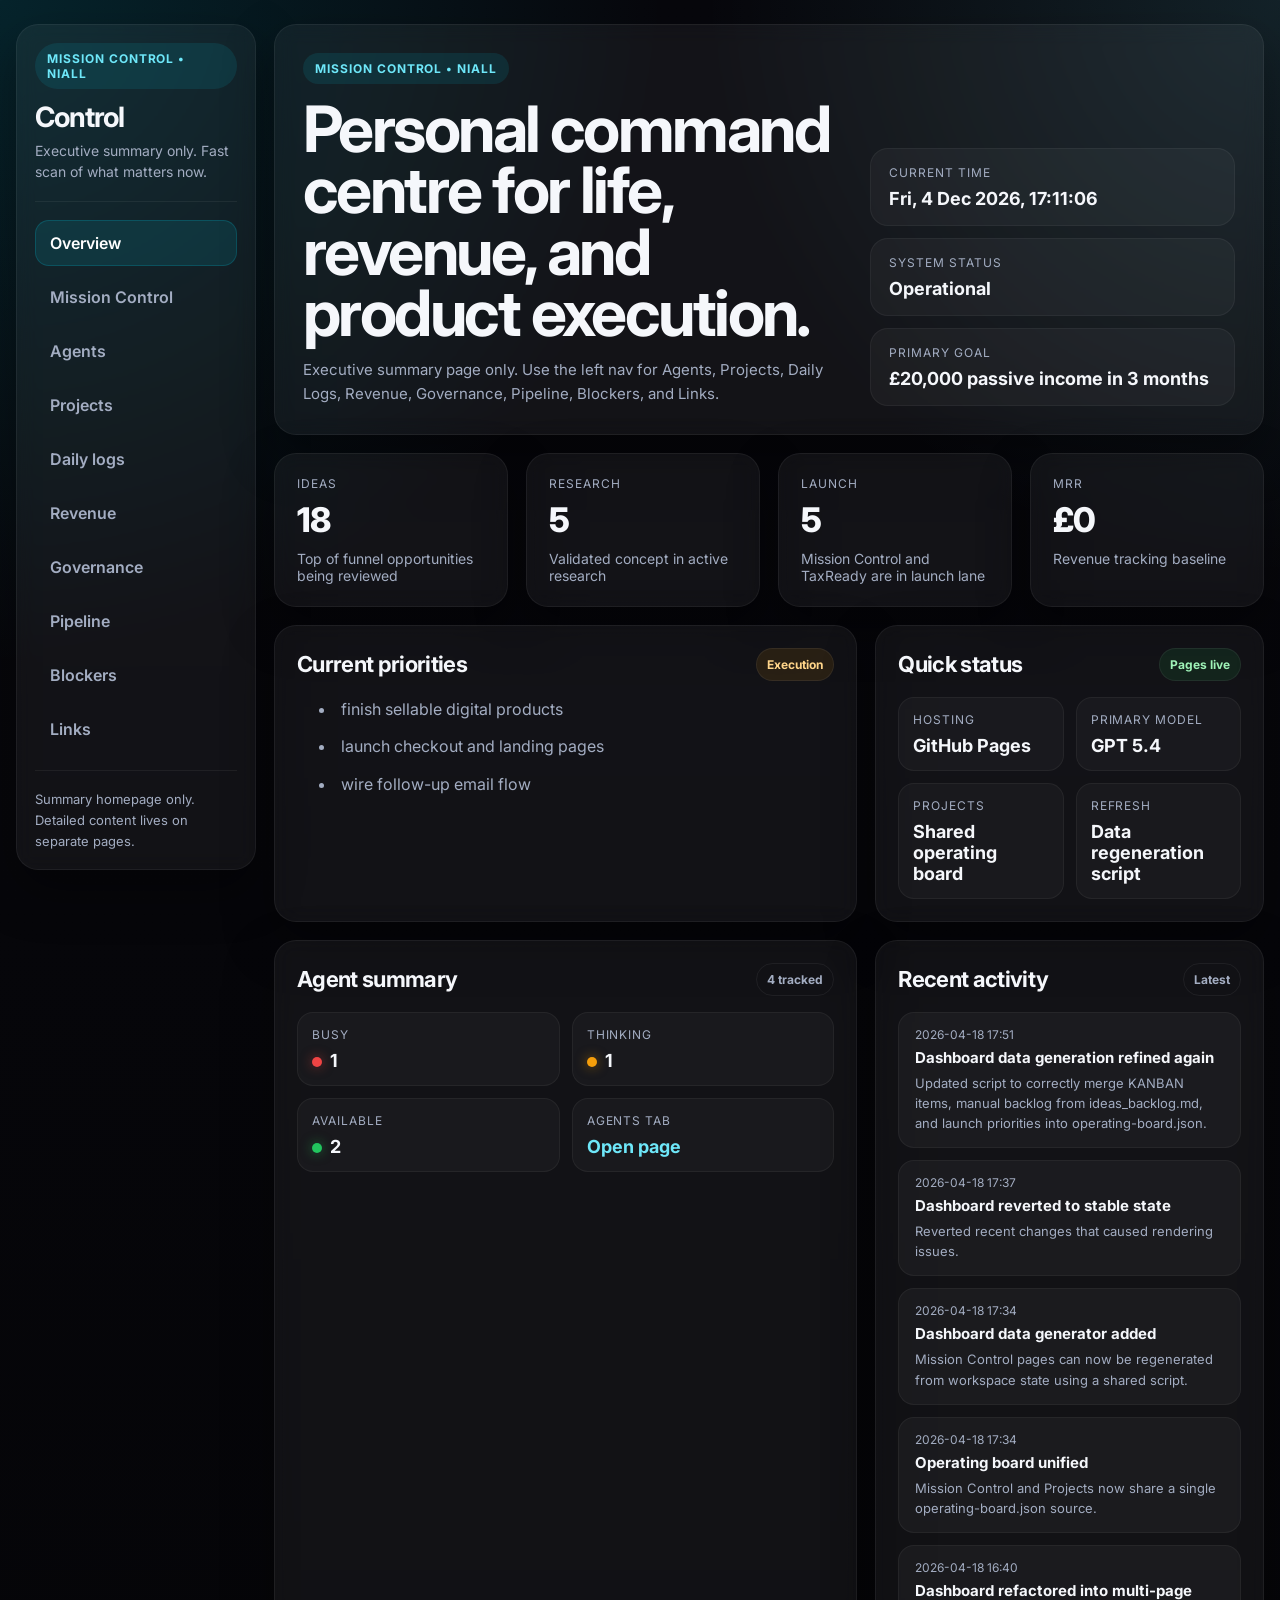
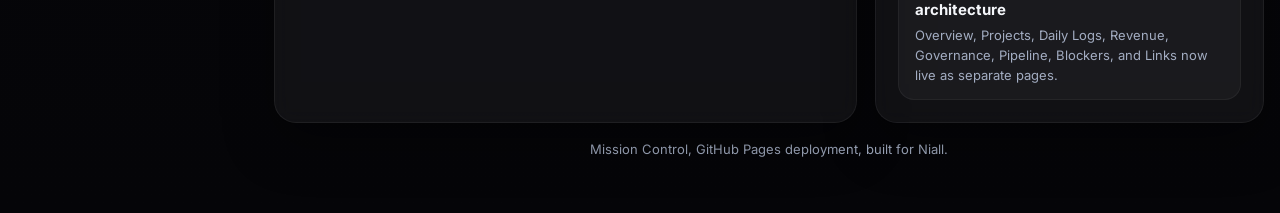
<file: index.html>
<!DOCTYPE html><html lang="en"><head><meta charset="UTF-8"/><meta name="viewport" content="width=device-width, initial-scale=1.0"/><title>Mission Control</title><link rel="preconnect" href="https://fonts.googleapis.com"><link rel="preconnect" href="https://fonts.gstatic.com" crossorigin><link href="https://fonts.googleapis.com/css2?family=Inter:wght@400;500;600;700;800&display=swap" rel="stylesheet"><link rel="stylesheet" href="assets/app.css"></head><body><div id="app"></div><script src="assets/app.js"></script><script>(async()=>{const summary=await MissionControl.loadJson('./data/summary.json',{}); const agents=await MissionControl.loadJson('./data/agents.json',[]); const activity=await MissionControl.loadJson('./data/activity.json',[]); const statusCounts={red:0,amber:0,green:0}; agents.forEach(a=>statusCounts[a.status]=(statusCounts[a.status]||0)+1); document.getElementById('app').innerHTML = MissionControl.shell({active:'index.html',title:'Control',subtitle:'Executive summary only. Fast scan of what matters now.',foot:'Summary homepage only. Detailed content lives on separate pages.'}, `
<section class="hero"><div><div class="eyebrow">Mission Control • Niall</div><h1>Personal command centre for life, revenue, and product execution.</h1><p class="sub">Executive summary page only. Use the left nav for Agents, Projects, Daily Logs, Revenue, Governance, Pipeline, Blockers, and Links.</p></div><div class="hero-side"><div class="mini"><div class="label">Current time</div><div class="value" id="clock">Loading...</div></div><div class="mini"><div class="label">System status</div><div class="value">${MissionControl.esc(summary.systemStatus || 'Operational')}</div></div><div class="mini"><div class="label">Primary goal</div><div class="value">${MissionControl.esc(summary.primaryGoal || '£20,000 passive income in 3 months')}</div></div></div></section>
<section class="grid metrics"><div class="card"><div class="label">Ideas</div><div class="metric-value">${MissionControl.esc(summary.metrics?.ideas ?? 0)}</div><div class="metric-foot">Top of funnel opportunities being reviewed</div></div><div class="card"><div class="label">Research</div><div class="metric-value">${MissionControl.esc(summary.metrics?.research ?? 0)}</div><div class="metric-foot">Validated concept in active research</div></div><div class="card"><div class="label">Launch</div><div class="metric-value">${MissionControl.esc(summary.metrics?.launch ?? 0)}</div><div class="metric-foot">Mission Control and TaxReady are in launch lane</div></div><div class="card"><div class="label">MRR</div><div class="metric-value">${MissionControl.esc(summary.metrics?.mrr ?? '£0')}</div><div class="metric-foot">Revenue tracking baseline</div></div></section>
<section class="grid two-col"><div class="card"><div class="section-title"><h2>Current priorities</h2><span class="pill status-warn">Execution</span></div><div class="list">${(summary.priorities||[]).map(item=>`<li>${MissionControl.esc(item)}</li>`).join('')}</div></div><div class="card"><div class="section-title"><h2>Quick status</h2><span class="pill status-good">Pages live</span></div><div class="kpi-grid"><div class="kpi"><div class="label">Hosting</div><div class="value">${MissionControl.esc(summary.quickStatus?.hosting || 'GitHub Pages')}</div></div><div class="kpi"><div class="label">Primary model</div><div class="value">${MissionControl.esc(summary.quickStatus?.primaryModel || 'GPT 5.4')}</div></div><div class="kpi"><div class="label">Projects</div><div class="value">${MissionControl.esc(summary.quickStatus?.projects || 'Repo-backed')}</div></div><div class="kpi"><div class="label">Refresh</div><div class="value">${MissionControl.esc(summary.quickStatus?.refresh || '2-hour job')}</div></div></div></div></section>
<section class="grid two-col"><div class="card"><div class="section-title"><h2>Agent summary</h2><span class="pill">${agents.length} tracked</span></div><div class="kpi-grid"><div class="kpi"><div class="label">Busy</div><div class="value"><span class="status-dot dot-red"></span>${statusCounts.red || 0}</div></div><div class="kpi"><div class="label">Thinking</div><div class="value"><span class="status-dot dot-amber"></span>${statusCounts.amber || 0}</div></div><div class="kpi"><div class="label">Available</div><div class="value"><span class="status-dot dot-green"></span>${statusCounts.green || 0}</div></div><div class="kpi"><div class="label">Agents tab</div><div class="value"><a href="agents.html">Open page</a></div></div></div></div><div class="card"><div class="section-title"><h2>Recent activity</h2><span class="pill">Latest</span></div><div class="activity-list">${activity.map(item=>`<article class="activity-item"><div class="activity-time">${MissionControl.esc(item.time)}</div><div class="activity-title">${MissionControl.esc(item.title)}</div><div class="project-preview">${MissionControl.esc(item.detail)}</div></article>`).join('')}</div></div></section>`); MissionControl.tickClock();})();</script></body></html>
</file>
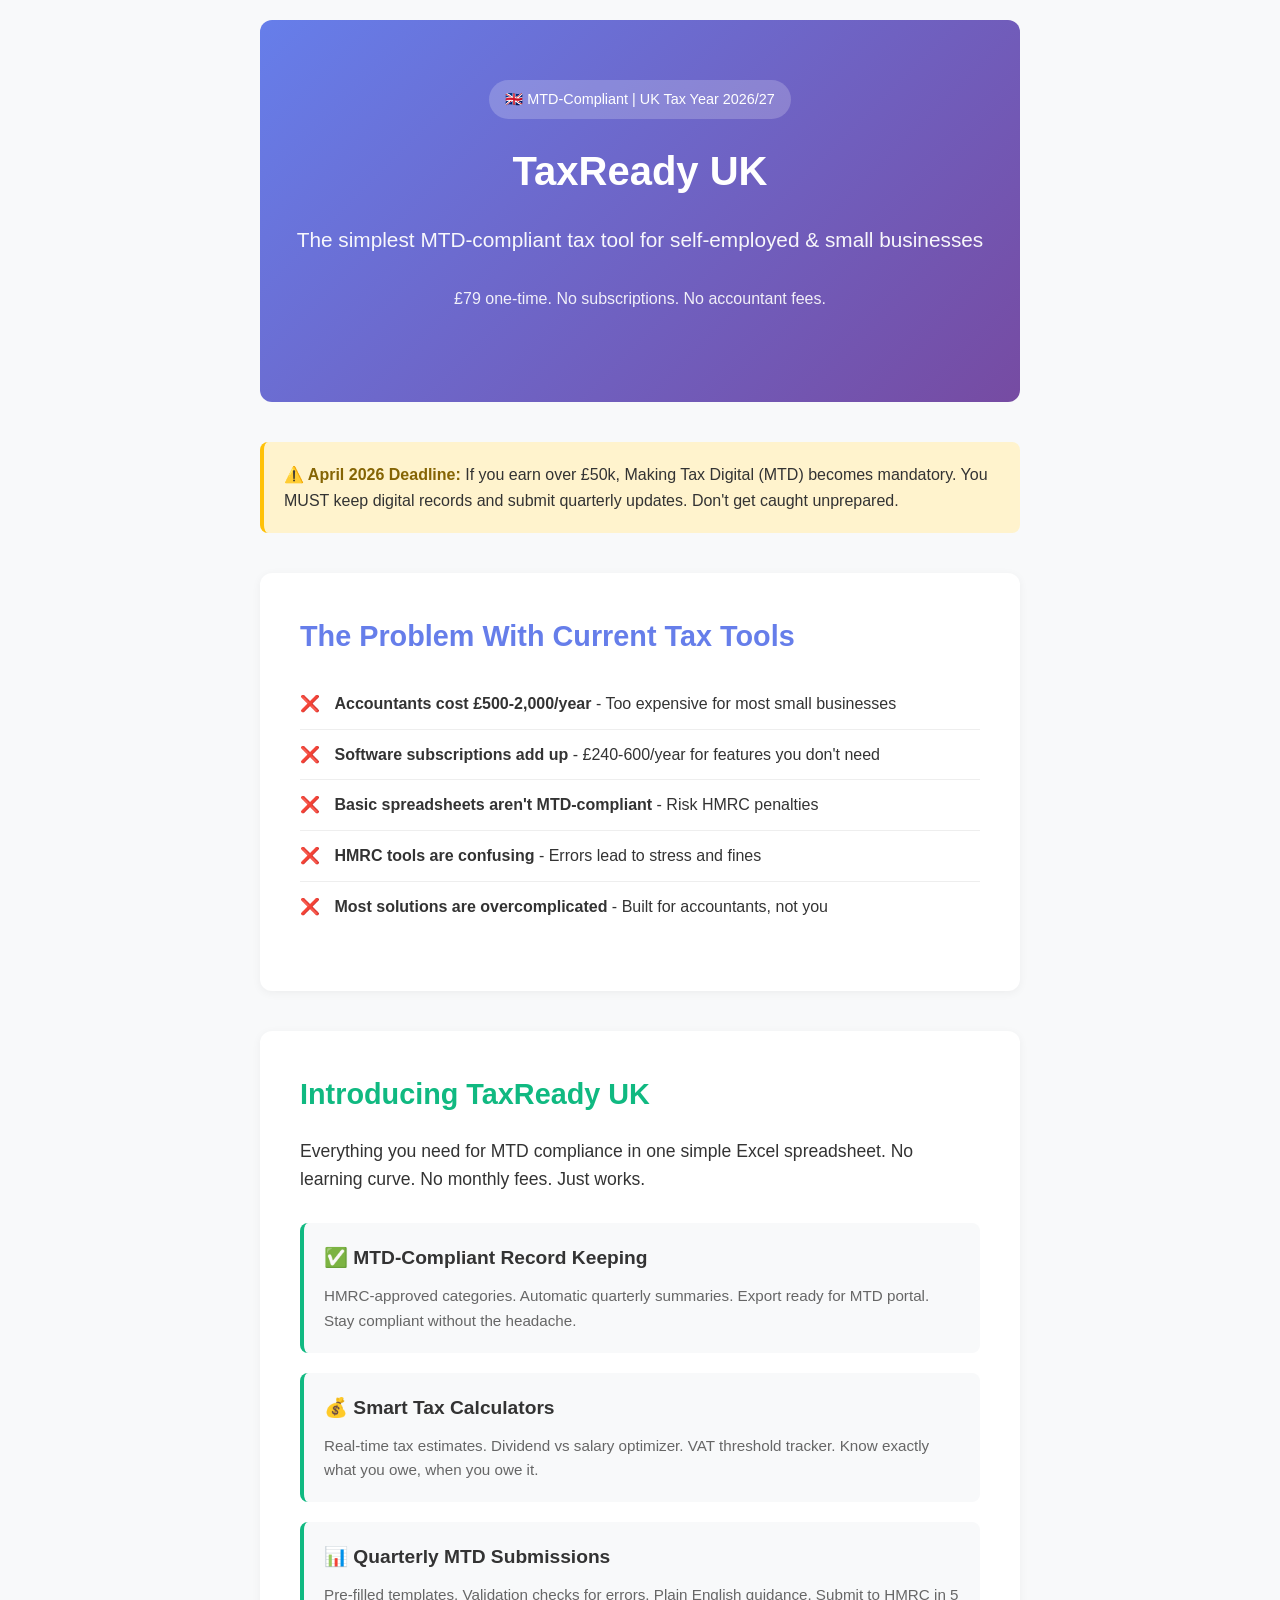
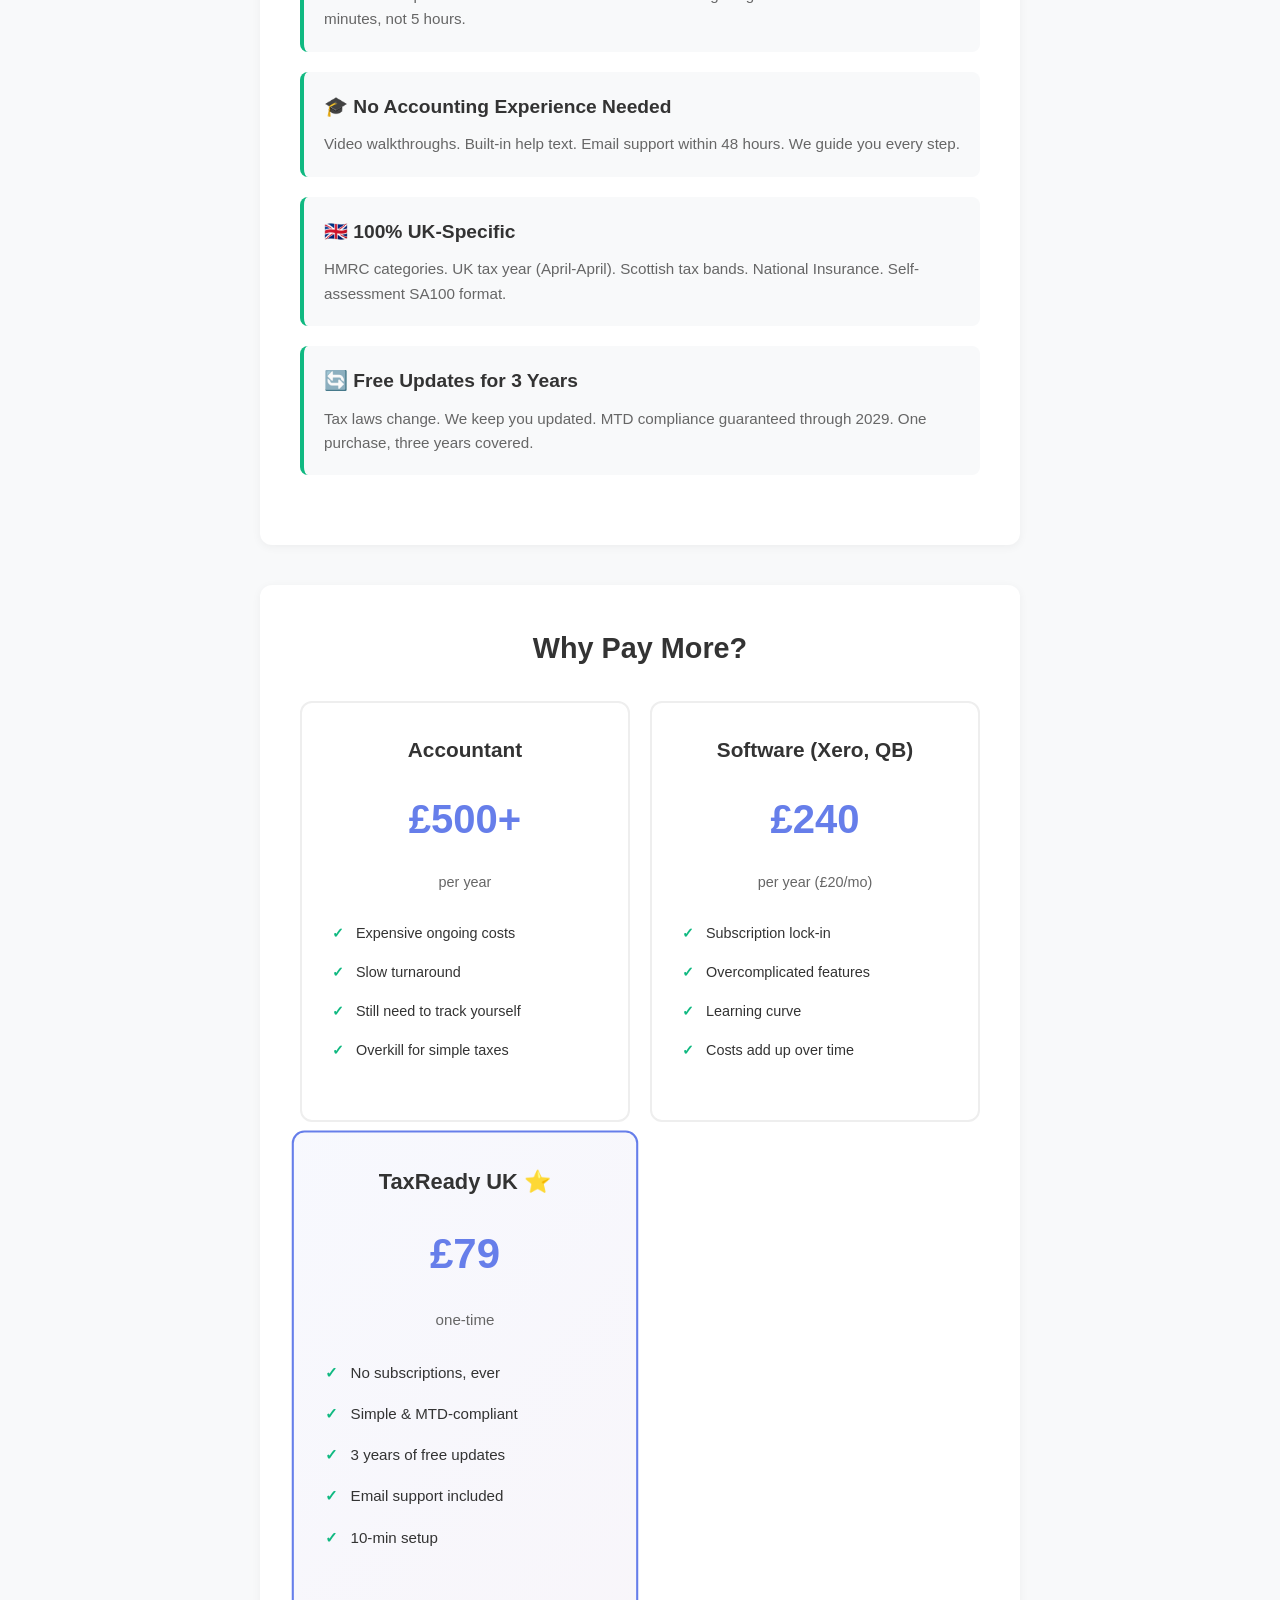
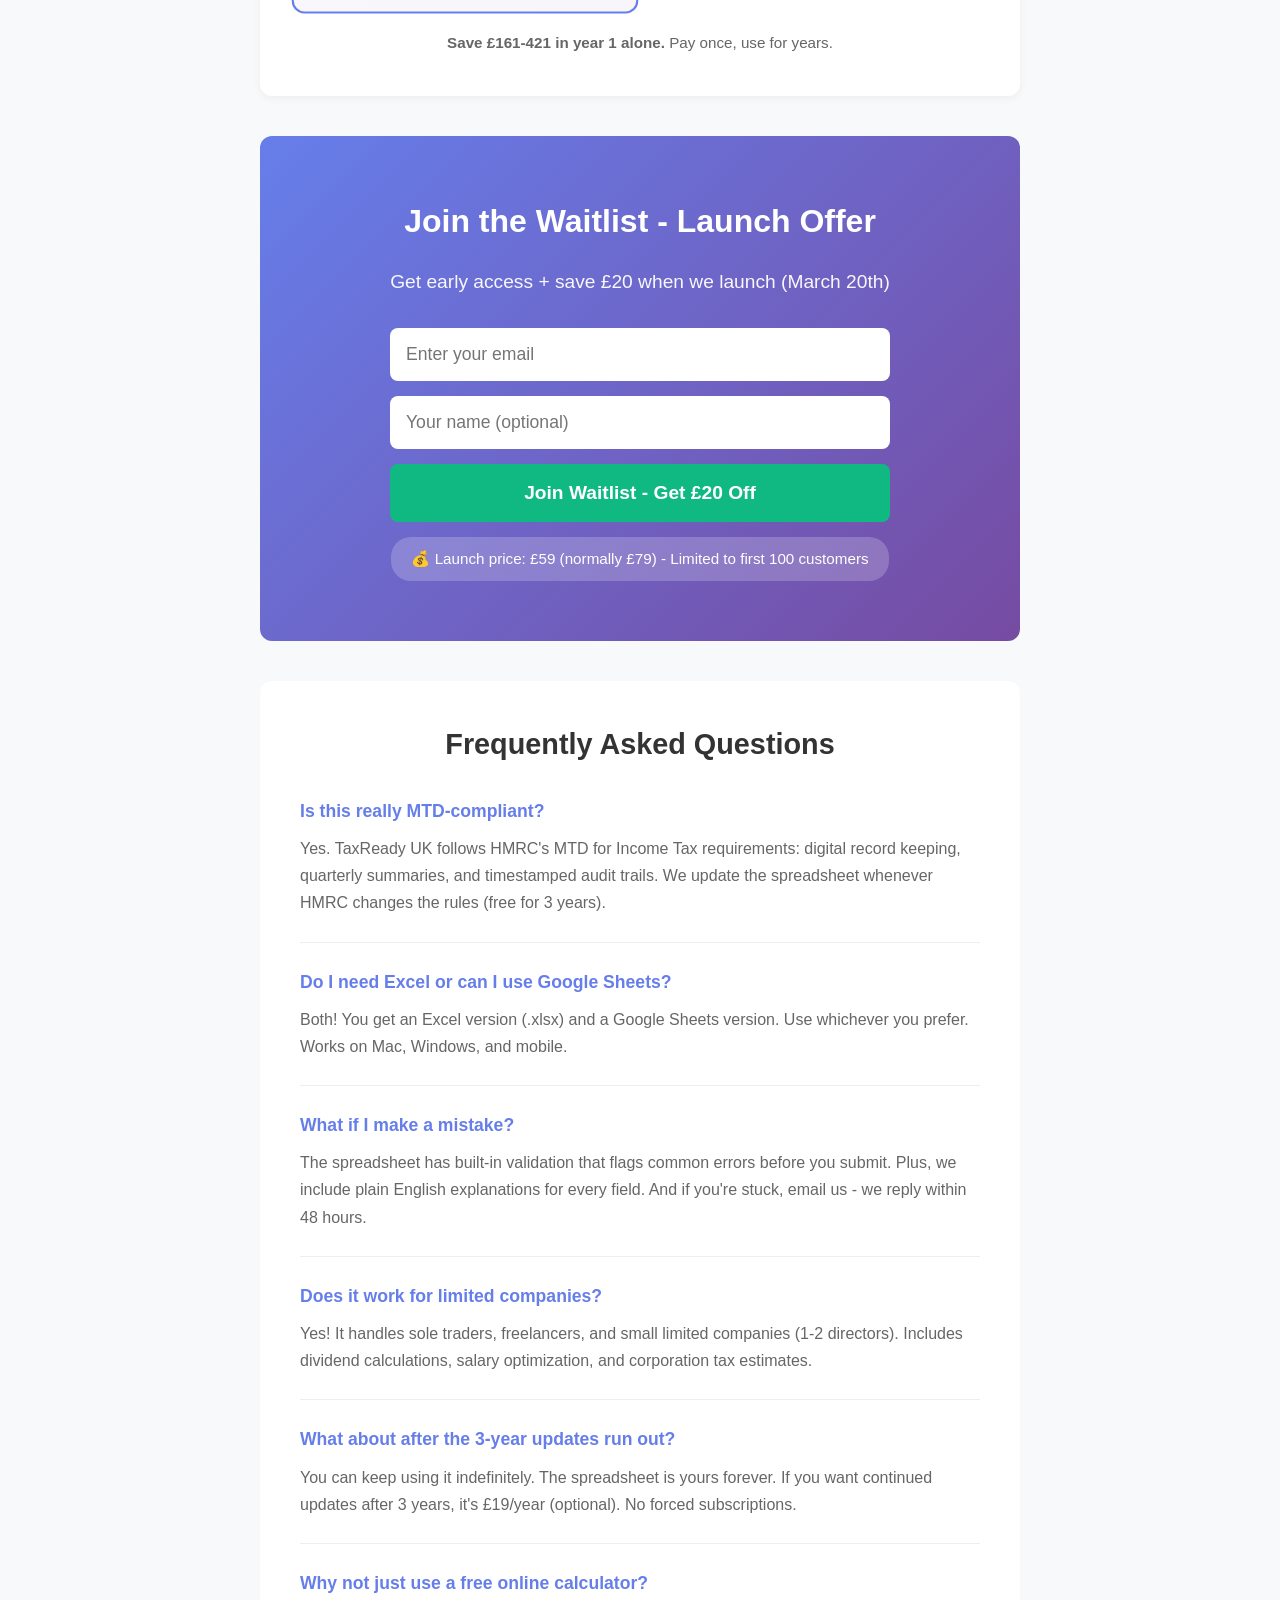
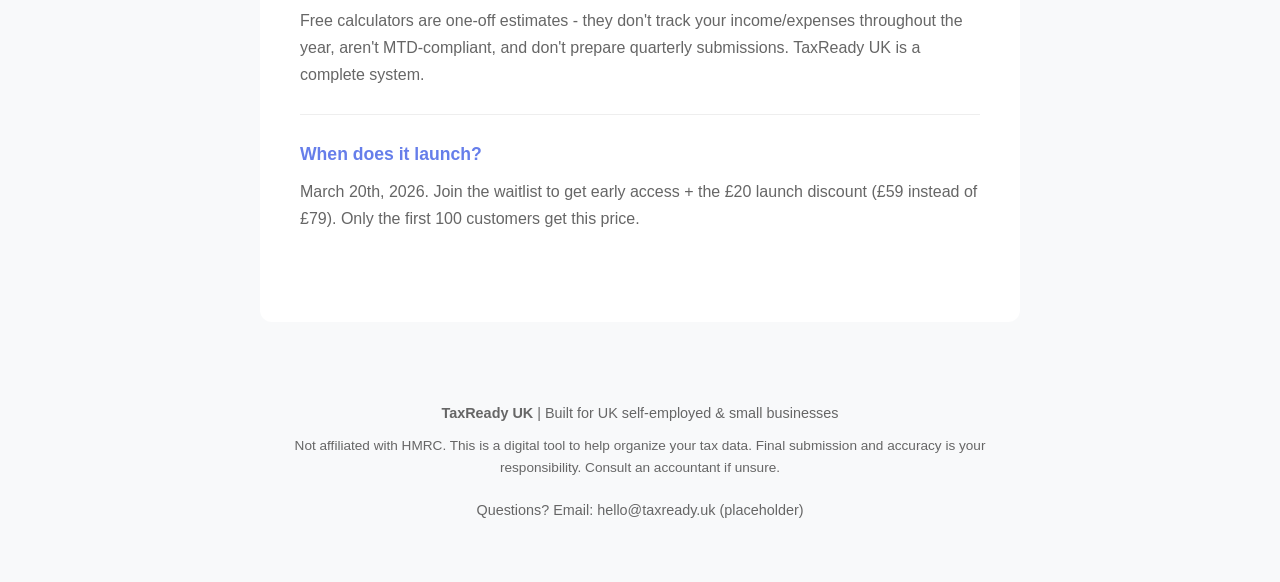
<file: TaxReady/index.html>
<!DOCTYPE html>
<html lang="en">
<head>
    <meta charset="UTF-8">
    <meta name="viewport" content="width=device-width, initial-scale=1.0">
    <title>TaxReady UK - Simple MTD-Compliant Tax Tool for Self-Employed</title>
    <meta name="description" content="The simplest MTD-compliant tax tool for UK small businesses. £79 one-time. No subscriptions. Launch offer: £59">
    <style>
        * { margin: 0; padding: 0; box-sizing: border-box; }
        body { 
            font-family: -apple-system, BlinkMacSystemFont, 'Segoe UI', Roboto, 'Helvetica Neue', Arial, sans-serif;
            line-height: 1.6;
            color: #333;
            background: #f8f9fa;
        }
        .container { max-width: 800px; margin: 0 auto; padding: 20px; }
        
        /* Header */
        .hero { 
            background: linear-gradient(135deg, #667eea 0%, #764ba2 100%);
            color: white;
            padding: 60px 20px;
            text-align: center;
            border-radius: 12px;
            margin-bottom: 40px;
        }
        .hero h1 { 
            font-size: 2.5rem;
            margin-bottom: 20px;
            font-weight: 700;
        }
        .hero p { 
            font-size: 1.3rem;
            margin-bottom: 30px;
            opacity: 0.95;
        }
        .badge {
            display: inline-block;
            background: rgba(255,255,255,0.2);
            padding: 8px 16px;
            border-radius: 20px;
            font-size: 0.9rem;
            margin-bottom: 20px;
        }
        
        /* Alert Box */
        .alert {
            background: #fff3cd;
            border-left: 4px solid #ffc107;
            padding: 20px;
            margin-bottom: 40px;
            border-radius: 8px;
        }
        .alert strong { color: #856404; }
        
        /* Problem Section */
        .problem {
            background: white;
            padding: 40px;
            border-radius: 12px;
            margin-bottom: 40px;
            box-shadow: 0 2px 10px rgba(0,0,0,0.05);
        }
        .problem h2 { 
            font-size: 1.8rem;
            margin-bottom: 20px;
            color: #667eea;
        }
        .problem ul { 
            list-style: none;
            margin: 20px 0;
        }
        .problem li {
            padding: 12px 0;
            border-bottom: 1px solid #eee;
        }
        .problem li:last-child { border-bottom: none; }
        .problem li::before {
            content: "❌ ";
            margin-right: 10px;
        }
        
        /* Solution */
        .solution {
            background: white;
            padding: 40px;
            border-radius: 12px;
            margin-bottom: 40px;
            box-shadow: 0 2px 10px rgba(0,0,0,0.05);
        }
        .solution h2 { 
            font-size: 1.8rem;
            margin-bottom: 20px;
            color: #10b981;
        }
        .features {
            display: grid;
            gap: 20px;
            margin: 30px 0;
        }
        .feature {
            padding: 20px;
            background: #f8f9fa;
            border-radius: 8px;
            border-left: 4px solid #10b981;
        }
        .feature h3 {
            font-size: 1.2rem;
            margin-bottom: 10px;
            color: #333;
        }
        .feature p {
            color: #666;
            font-size: 0.95rem;
        }
        
        /* Pricing Comparison */
        .pricing {
            background: white;
            padding: 40px;
            border-radius: 12px;
            margin-bottom: 40px;
            box-shadow: 0 2px 10px rgba(0,0,0,0.05);
        }
        .pricing h2 {
            text-align: center;
            margin-bottom: 30px;
            font-size: 1.8rem;
        }
        .pricing-grid {
            display: grid;
            grid-template-columns: repeat(auto-fit, minmax(250px, 1fr));
            gap: 20px;
            margin-bottom: 30px;
        }
        .pricing-card {
            padding: 30px;
            border: 2px solid #eee;
            border-radius: 12px;
            text-align: center;
        }
        .pricing-card.highlight {
            border-color: #667eea;
            background: linear-gradient(135deg, rgba(102, 126, 234, 0.05) 0%, rgba(118, 75, 162, 0.05) 100%);
            transform: scale(1.05);
        }
        .pricing-card h3 {
            font-size: 1.3rem;
            margin-bottom: 10px;
        }
        .pricing-card .price {
            font-size: 2.5rem;
            font-weight: 700;
            margin: 20px 0;
            color: #667eea;
        }
        .pricing-card .period {
            font-size: 0.9rem;
            color: #666;
            margin-bottom: 20px;
        }
        .pricing-card ul {
            text-align: left;
            list-style: none;
            margin: 20px 0;
        }
        .pricing-card li {
            padding: 8px 0;
            font-size: 0.9rem;
        }
        .pricing-card li::before {
            content: "✓ ";
            color: #10b981;
            font-weight: bold;
            margin-right: 8px;
        }
        
        /* CTA */
        .cta {
            background: linear-gradient(135deg, #667eea 0%, #764ba2 100%);
            color: white;
            padding: 60px 40px;
            border-radius: 12px;
            text-align: center;
            margin-bottom: 40px;
        }
        .cta h2 {
            font-size: 2rem;
            margin-bottom: 20px;
        }
        .cta p {
            font-size: 1.2rem;
            margin-bottom: 30px;
            opacity: 0.95;
        }
        .cta form {
            max-width: 500px;
            margin: 0 auto;
        }
        .cta input {
            width: 100%;
            padding: 16px;
            font-size: 1.1rem;
            border: none;
            border-radius: 8px;
            margin-bottom: 15px;
        }
        .cta button {
            width: 100%;
            padding: 18px;
            font-size: 1.2rem;
            font-weight: 700;
            background: #10b981;
            color: white;
            border: none;
            border-radius: 8px;
            cursor: pointer;
            transition: background 0.3s;
        }
        .cta button:hover {
            background: #059669;
        }
        .cta .discount {
            background: rgba(255,255,255,0.2);
            display: inline-block;
            padding: 10px 20px;
            border-radius: 20px;
            margin-top: 15px;
            font-size: 0.95rem;
        }
        
        /* FAQ */
        .faq {
            background: white;
            padding: 40px;
            border-radius: 12px;
            margin-bottom: 40px;
        }
        .faq h2 {
            font-size: 1.8rem;
            margin-bottom: 30px;
            text-align: center;
        }
        .faq-item {
            margin-bottom: 25px;
            padding-bottom: 25px;
            border-bottom: 1px solid #eee;
        }
        .faq-item:last-child { border-bottom: none; }
        .faq-item h3 {
            font-size: 1.1rem;
            margin-bottom: 10px;
            color: #667eea;
        }
        .faq-item p {
            color: #666;
            line-height: 1.7;
        }
        
        /* Footer */
        .footer {
            text-align: center;
            padding: 40px 20px;
            color: #666;
            font-size: 0.9rem;
        }
        
        @media (max-width: 768px) {
            .hero h1 { font-size: 1.8rem; }
            .hero p { font-size: 1.1rem; }
            .pricing-card.highlight { transform: scale(1); }
        }
    </style>
</head>
<body>
    <div class="container">
        <!-- Hero -->
        <div class="hero">
            <div class="badge">🇬🇧 MTD-Compliant | UK Tax Year 2026/27</div>
            <h1>TaxReady UK</h1>
            <p>The simplest MTD-compliant tax tool for self-employed & small businesses</p>
            <p style="font-size: 1rem; opacity: 0.9;">£79 one-time. No subscriptions. No accountant fees.</p>
        </div>
        
        <!-- Alert -->
        <div class="alert">
            <strong>⚠️ April 2026 Deadline:</strong> If you earn over £50k, Making Tax Digital (MTD) becomes mandatory. You MUST keep digital records and submit quarterly updates. Don't get caught unprepared.
        </div>
        
        <!-- Problem -->
        <div class="problem">
            <h2>The Problem With Current Tax Tools</h2>
            <ul>
                <li><strong>Accountants cost £500-2,000/year</strong> - Too expensive for most small businesses</li>
                <li><strong>Software subscriptions add up</strong> - £240-600/year for features you don't need</li>
                <li><strong>Basic spreadsheets aren't MTD-compliant</strong> - Risk HMRC penalties</li>
                <li><strong>HMRC tools are confusing</strong> - Errors lead to stress and fines</li>
                <li><strong>Most solutions are overcomplicated</strong> - Built for accountants, not you</li>
            </ul>
        </div>
        
        <!-- Solution -->
        <div class="solution">
            <h2>Introducing TaxReady UK</h2>
            <p style="font-size: 1.1rem; margin-bottom: 30px;">Everything you need for MTD compliance in one simple Excel spreadsheet. No learning curve. No monthly fees. Just works.</p>
            
            <div class="features">
                <div class="feature">
                    <h3>✅ MTD-Compliant Record Keeping</h3>
                    <p>HMRC-approved categories. Automatic quarterly summaries. Export ready for MTD portal. Stay compliant without the headache.</p>
                </div>
                
                <div class="feature">
                    <h3>💰 Smart Tax Calculators</h3>
                    <p>Real-time tax estimates. Dividend vs salary optimizer. VAT threshold tracker. Know exactly what you owe, when you owe it.</p>
                </div>
                
                <div class="feature">
                    <h3>📊 Quarterly MTD Submissions</h3>
                    <p>Pre-filled templates. Validation checks for errors. Plain English guidance. Submit to HMRC in 5 minutes, not 5 hours.</p>
                </div>
                
                <div class="feature">
                    <h3>🎓 No Accounting Experience Needed</h3>
                    <p>Video walkthroughs. Built-in help text. Email support within 48 hours. We guide you every step.</p>
                </div>
                
                <div class="feature">
                    <h3>🇬🇧 100% UK-Specific</h3>
                    <p>HMRC categories. UK tax year (April-April). Scottish tax bands. National Insurance. Self-assessment SA100 format.</p>
                </div>
                
                <div class="feature">
                    <h3>🔄 Free Updates for 3 Years</h3>
                    <p>Tax laws change. We keep you updated. MTD compliance guaranteed through 2029. One purchase, three years covered.</p>
                </div>
            </div>
        </div>
        
        <!-- Pricing Comparison -->
        <div class="pricing">
            <h2>Why Pay More?</h2>
            <div class="pricing-grid">
                <div class="pricing-card">
                    <h3>Accountant</h3>
                    <div class="price">£500+</div>
                    <div class="period">per year</div>
                    <ul>
                        <li>Expensive ongoing costs</li>
                        <li>Slow turnaround</li>
                        <li>Still need to track yourself</li>
                        <li>Overkill for simple taxes</li>
                    </ul>
                </div>
                
                <div class="pricing-card">
                    <h3>Software (Xero, QB)</h3>
                    <div class="price">£240</div>
                    <div class="period">per year (£20/mo)</div>
                    <ul>
                        <li>Subscription lock-in</li>
                        <li>Overcomplicated features</li>
                        <li>Learning curve</li>
                        <li>Costs add up over time</li>
                    </ul>
                </div>
                
                <div class="pricing-card highlight">
                    <h3>TaxReady UK ⭐</h3>
                    <div class="price">£79</div>
                    <div class="period">one-time</div>
                    <ul>
                        <li>No subscriptions, ever</li>
                        <li>Simple & MTD-compliant</li>
                        <li>3 years of free updates</li>
                        <li>Email support included</li>
                        <li>10-min setup</li>
                    </ul>
                </div>
            </div>
            <p style="text-align: center; color: #666; font-size: 0.95rem;">
                <strong>Save £161-421 in year 1 alone.</strong> Pay once, use for years.
            </p>
        </div>
        
        <!-- CTA -->
        <div class="cta">
            <h2>Join the Waitlist - Launch Offer</h2>
            <p>Get early access + save £20 when we launch (March 20th)</p>
            <form action="https://formspree.io/f/YOUR_FORM_ID" method="POST">
                <input type="email" name="email" placeholder="Enter your email" required>
                <input type="text" name="name" placeholder="Your name (optional)">
                <button type="submit">Join Waitlist - Get £20 Off</button>
            </form>
            <div class="discount">
                💰 Launch price: £59 (normally £79) - Limited to first 100 customers
            </div>
        </div>
        
        <!-- FAQ -->
        <div class="faq">
            <h2>Frequently Asked Questions</h2>
            
            <div class="faq-item">
                <h3>Is this really MTD-compliant?</h3>
                <p>Yes. TaxReady UK follows HMRC's MTD for Income Tax requirements: digital record keeping, quarterly summaries, and timestamped audit trails. We update the spreadsheet whenever HMRC changes the rules (free for 3 years).</p>
            </div>
            
            <div class="faq-item">
                <h3>Do I need Excel or can I use Google Sheets?</h3>
                <p>Both! You get an Excel version (.xlsx) and a Google Sheets version. Use whichever you prefer. Works on Mac, Windows, and mobile.</p>
            </div>
            
            <div class="faq-item">
                <h3>What if I make a mistake?</h3>
                <p>The spreadsheet has built-in validation that flags common errors before you submit. Plus, we include plain English explanations for every field. And if you're stuck, email us - we reply within 48 hours.</p>
            </div>
            
            <div class="faq-item">
                <h3>Does it work for limited companies?</h3>
                <p>Yes! It handles sole traders, freelancers, and small limited companies (1-2 directors). Includes dividend calculations, salary optimization, and corporation tax estimates.</p>
            </div>
            
            <div class="faq-item">
                <h3>What about after the 3-year updates run out?</h3>
                <p>You can keep using it indefinitely. The spreadsheet is yours forever. If you want continued updates after 3 years, it's £19/year (optional). No forced subscriptions.</p>
            </div>
            
            <div class="faq-item">
                <h3>Why not just use a free online calculator?</h3>
                <p>Free calculators are one-off estimates - they don't track your income/expenses throughout the year, aren't MTD-compliant, and don't prepare quarterly submissions. TaxReady UK is a complete system.</p>
            </div>
            
            <div class="faq-item">
                <h3>When does it launch?</h3>
                <p>March 20th, 2026. Join the waitlist to get early access + the £20 launch discount (£59 instead of £79). Only the first 100 customers get this price.</p>
            </div>
        </div>
        
        <!-- Footer -->
        <div class="footer">
            <p><strong>TaxReady UK</strong> | Built for UK self-employed & small businesses</p>
            <p style="margin-top: 10px; font-size: 0.85rem;">Not affiliated with HMRC. This is a digital tool to help organize your tax data. Final submission and accuracy is your responsibility. Consult an accountant if unsure.</p>
            <p style="margin-top: 20px;">Questions? Email: hello@taxready.uk (placeholder)</p>
        </div>
    </div>
</body>
</html>
</file>
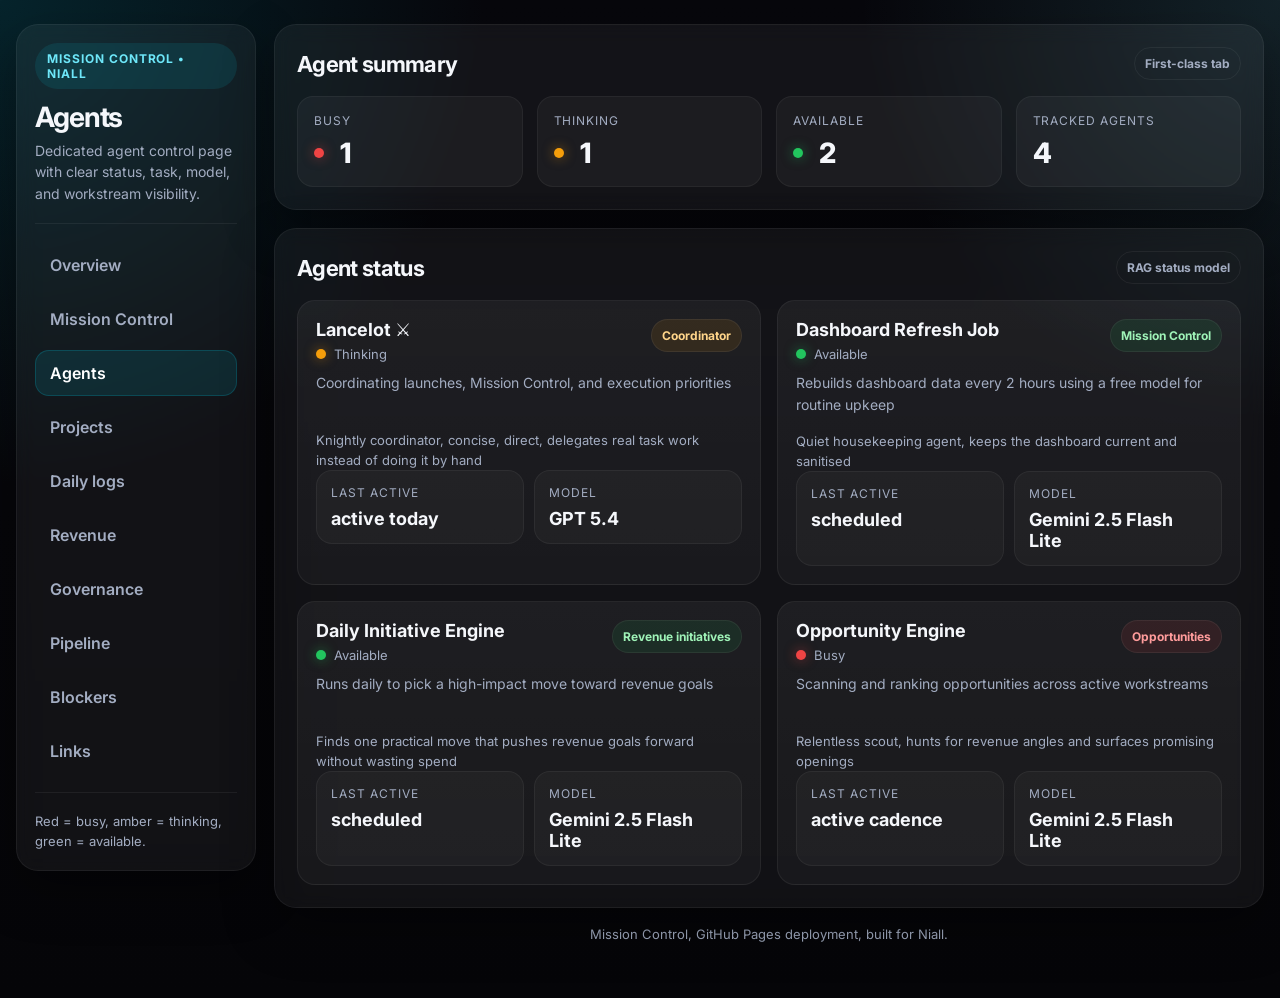
<file: agents.html>
<!DOCTYPE html><html lang="en"><head><meta charset="UTF-8"/><meta name="viewport" content="width=device-width, initial-scale=1.0"/><title>Agents</title><link rel="preconnect" href="https://fonts.googleapis.com"><link rel="preconnect" href="https://fonts.gstatic.com" crossorigin><link href="https://fonts.googleapis.com/css2?family=Inter:wght@400;500;600;700;800&display=swap" rel="stylesheet"><link rel="stylesheet" href="assets/app.css"></head><body><div id="app"></div><script src="assets/app.js"></script><script>(async()=>{const agents=await MissionControl.loadJson('./data/agents.json',[]); const count={red:0,amber:0,green:0}; agents.forEach(a=>count[a.status]=(count[a.status]||0)+1); const statusDot=(s)=>s==='red'?'dot-red':s==='amber'?'dot-amber':'dot-green'; document.getElementById('app').innerHTML = MissionControl.shell({active:'agents.html',title:'Agents',subtitle:'Dedicated agent control page with clear status, task, model, and workstream visibility.',foot:'Red = busy, amber = thinking, green = available.'}, `<section class="page-stack"><section class="card"><div class="section-title"><h2>Agent summary</h2><span class="pill">First-class tab</span></div><div class="agent-summary-grid"><div class="agent-summary-card"><div class="label">Busy</div><div class="agent-summary-value"><span class="status-dot dot-red"></span>${count.red||0}</div></div><div class="agent-summary-card"><div class="label">Thinking</div><div class="agent-summary-value"><span class="status-dot dot-amber"></span>${count.amber||0}</div></div><div class="agent-summary-card"><div class="label">Available</div><div class="agent-summary-value"><span class="status-dot dot-green"></span>${count.green||0}</div></div><div class="agent-summary-card"><div class="label">Tracked agents</div><div class="agent-summary-value">${agents.length}</div></div></div></section><section class="card"><div class="section-title"><h2>Agent status</h2><span class="pill">RAG status model</span></div><div class="agent-grid">${agents.map(agent=>`<article class="agent-card"><div class="agent-head"><div><div class="agent-name">${MissionControl.esc(agent.name)}</div><div class="agent-status-line"><span class="status-dot ${statusDot(agent.status)}"></span>${MissionControl.esc(agent.statusLabel)}</div></div><span class="pill status-${agent.status==='red'?'bad':agent.status==='amber'?'warn':'good'}">${MissionControl.esc(agent.workstream)}</span></div><div class="agent-task">${MissionControl.esc(agent.task)}</div><div class="project-preview">${MissionControl.esc(agent.summary || '')}</div><div class="agent-meta"><div class="kpi"><div class="label">Last active</div><div class="value">${MissionControl.esc(agent.lastActive)}</div></div><div class="kpi"><div class="label">Model</div><div class="value">${MissionControl.esc(agent.model)}</div></div></div></article>`).join('')}</div></section></section>`);})();</script></body></html>
</file>
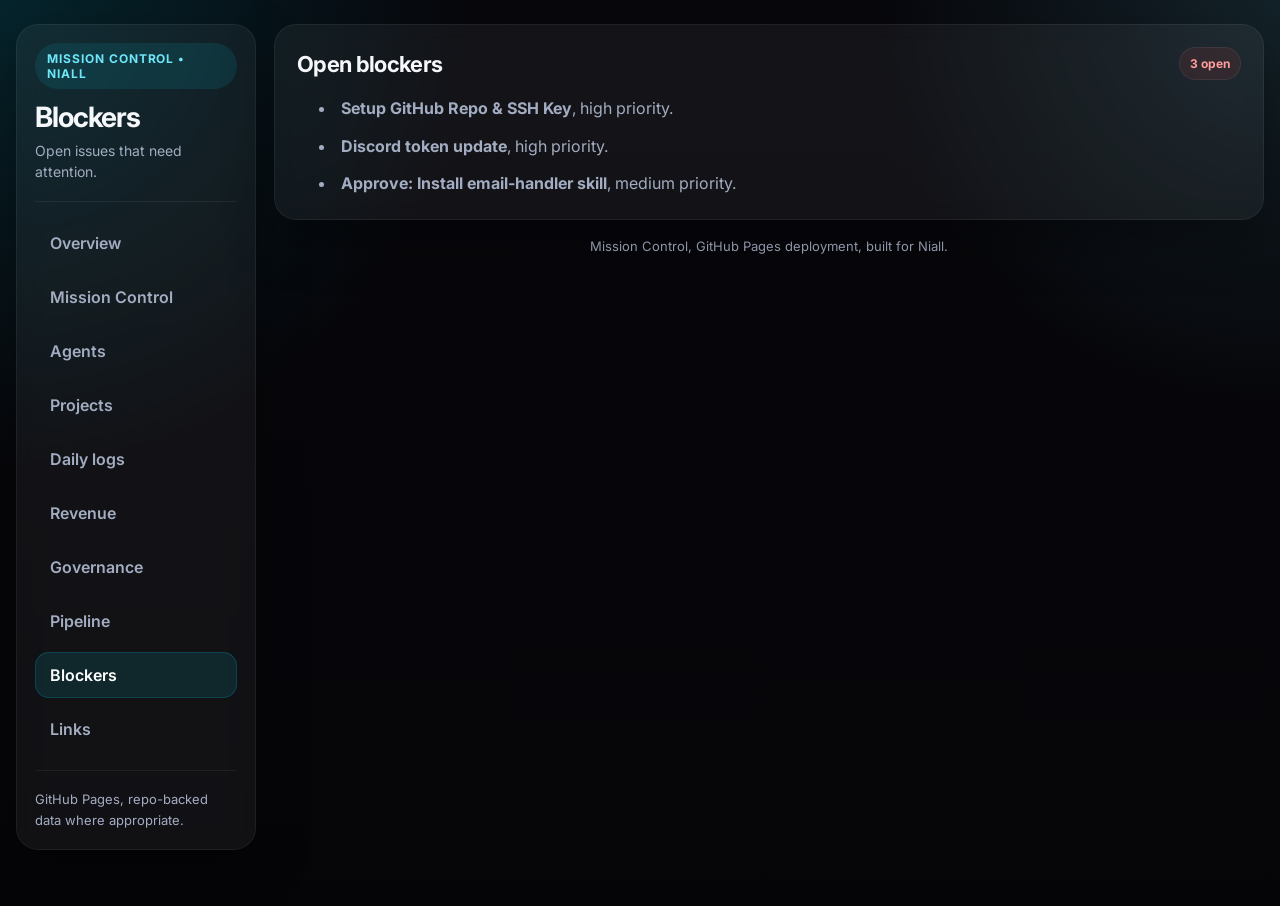
<file: blockers.html>
<!DOCTYPE html><html lang="en"><head><meta charset="UTF-8"/><meta name="viewport" content="width=device-width, initial-scale=1.0"/><title>Blockers</title><link rel="preconnect" href="https://fonts.googleapis.com"><link rel="preconnect" href="https://fonts.gstatic.com" crossorigin><link href="https://fonts.googleapis.com/css2?family=Inter:wght@400;500;600;700;800&display=swap" rel="stylesheet"><link rel="stylesheet" href="assets/app.css"></head><body><div id="app"></div><script src="assets/app.js"></script><script>document.getElementById('app').innerHTML = MissionControl.shell({active:'blockers.html',title:'Blockers',subtitle:'Open issues that need attention.'}, `<section class="card"><div class="section-title"><h2>Open blockers</h2><span class="pill status-bad">3 open</span></div><div class="list"><li><strong>Setup GitHub Repo & SSH Key</strong>, high priority.</li><li><strong>Discord token update</strong>, high priority.</li><li><strong>Approve: Install email-handler skill</strong>, medium priority.</li></div></section>`);</script></body></html>
</file>
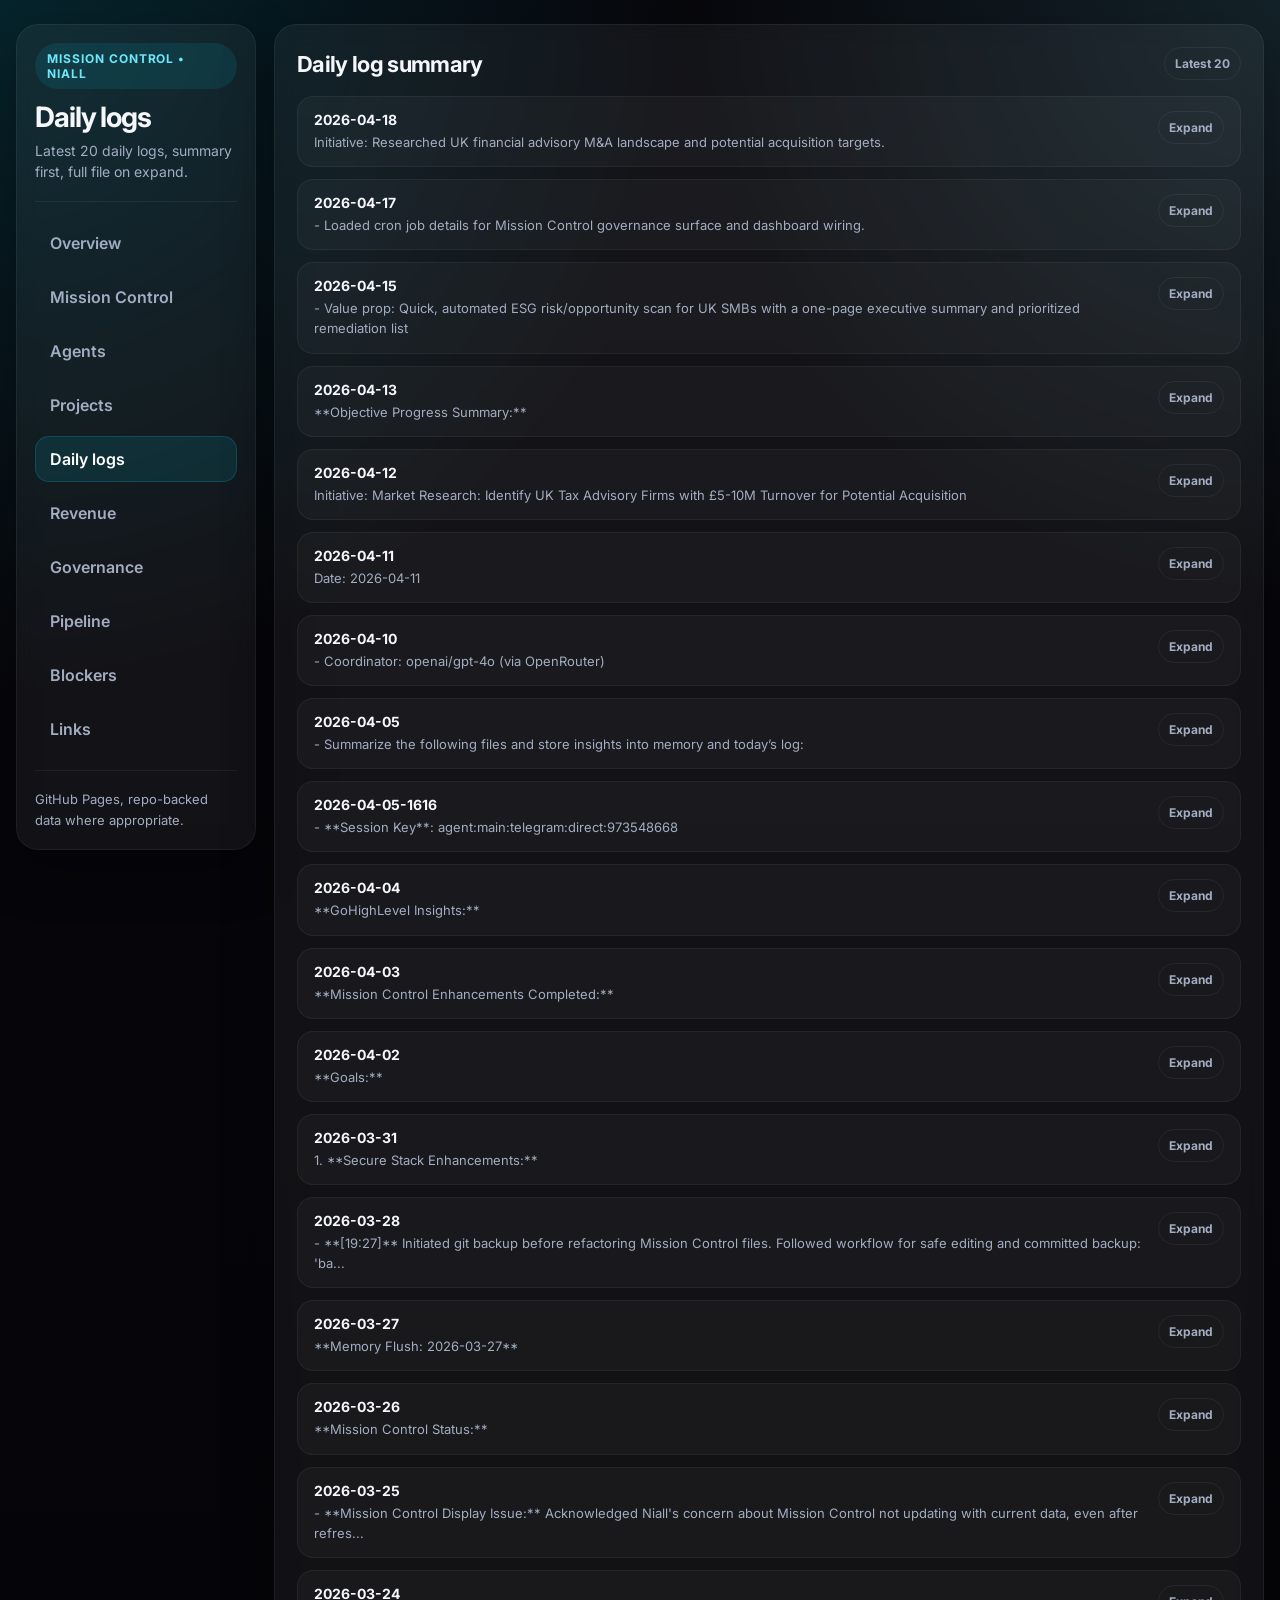
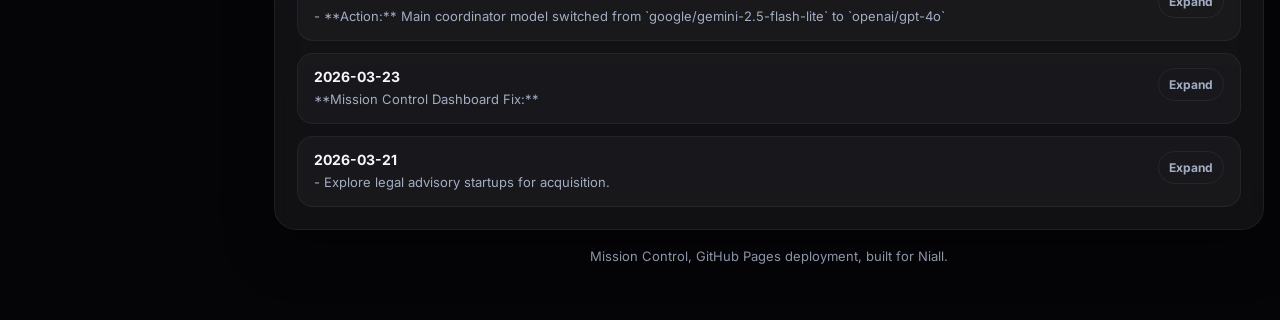
<file: daily-logs.html>
<!DOCTYPE html><html lang="en"><head><meta charset="UTF-8"/><meta name="viewport" content="width=device-width, initial-scale=1.0"/><title>Daily Logs</title><link rel="preconnect" href="https://fonts.googleapis.com"><link rel="preconnect" href="https://fonts.gstatic.com" crossorigin><link href="https://fonts.googleapis.com/css2?family=Inter:wght@400;500;600;700;800&display=swap" rel="stylesheet"><link rel="stylesheet" href="assets/app.css"></head><body><div id="app"></div><script src="assets/app.js"></script><script>(async()=>{const logs=await MissionControl.loadJson('./data/daily-logs.json',[]); document.getElementById('app').innerHTML = MissionControl.shell({active:'daily-logs.html',title:'Daily logs',subtitle:'Latest 20 daily logs, summary first, full file on expand.'}, `<section class="card"><div class="section-title"><h2>Daily log summary</h2><span class="pill">Latest 20</span></div><div class="log-list">${logs.slice().reverse().map(log=>`<details class="log-item"><summary class="log-summary"><div><div class="log-date">${MissionControl.esc(log.date)}</div><div class="log-preview">${MissionControl.esc(log.summary||'No summary available.')}</div></div><span class="pill">Expand</span></summary><pre class="log-content">${MissionControl.esc(log.content||'')}</pre></details>`).join('') || '<div class="muted">No daily logs found.</div>'}</div></section>`);})();</script></body></html>
</file>
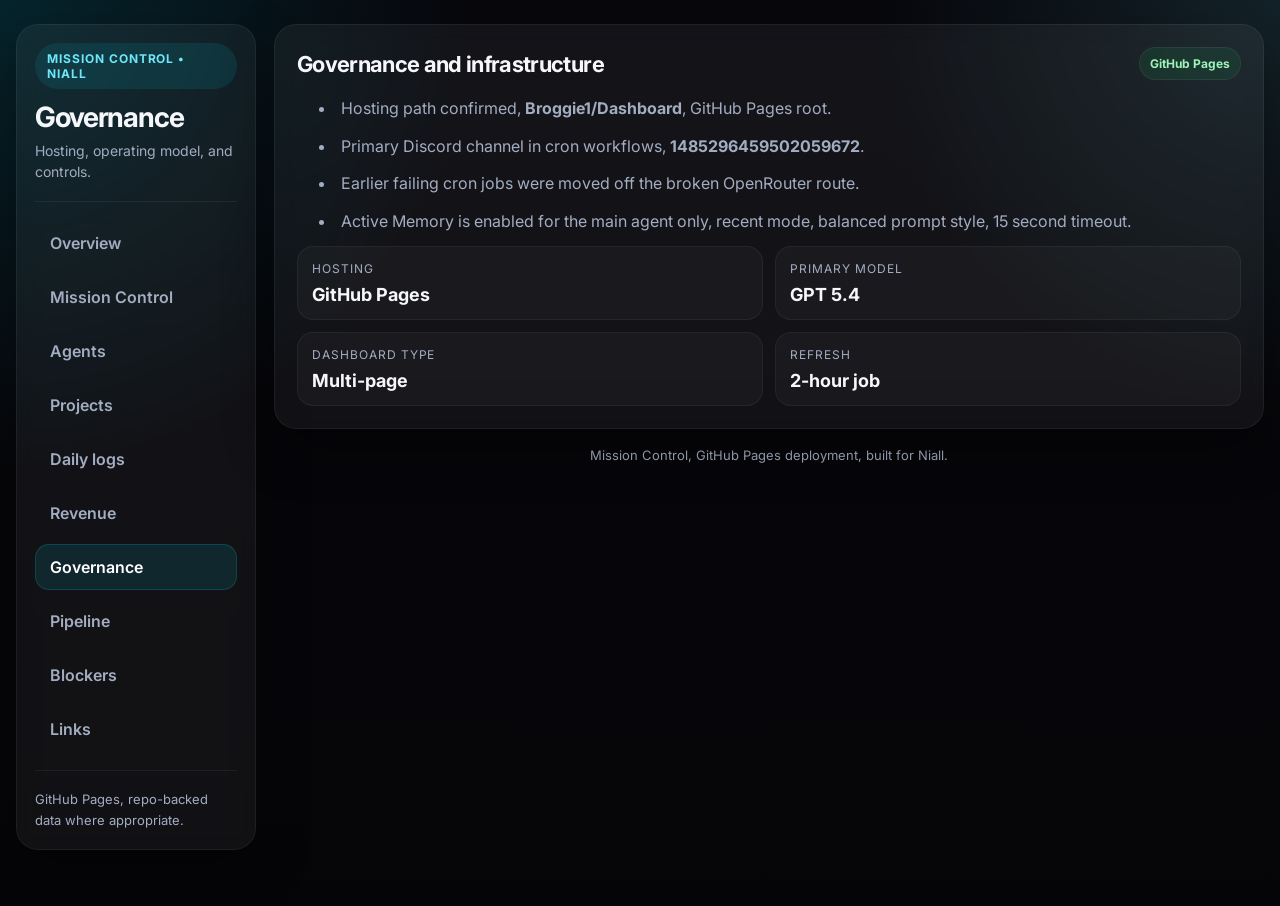
<file: governance.html>
<!DOCTYPE html><html lang="en"><head><meta charset="UTF-8"/><meta name="viewport" content="width=device-width, initial-scale=1.0"/><title>Governance</title><link rel="preconnect" href="https://fonts.googleapis.com"><link rel="preconnect" href="https://fonts.gstatic.com" crossorigin><link href="https://fonts.googleapis.com/css2?family=Inter:wght@400;500;600;700;800&display=swap" rel="stylesheet"><link rel="stylesheet" href="assets/app.css"></head><body><div id="app"></div><script src="assets/app.js"></script><script>document.getElementById('app').innerHTML = MissionControl.shell({active:'governance.html',title:'Governance',subtitle:'Hosting, operating model, and controls.'}, `<section class="card"><div class="section-title"><h2>Governance and infrastructure</h2><span class="pill status-good">GitHub Pages</span></div><div class="list"><li>Hosting path confirmed, <strong>Broggie1/Dashboard</strong>, GitHub Pages root.</li><li>Primary Discord channel in cron workflows, <strong>1485296459502059672</strong>.</li><li>Earlier failing cron jobs were moved off the broken OpenRouter route.</li><li>Active Memory is enabled for the main agent only, recent mode, balanced prompt style, 15 second timeout.</li></div><div class="kpi-grid"><div class="kpi"><div class="label">Hosting</div><div class="value">GitHub Pages</div></div><div class="kpi"><div class="label">Primary model</div><div class="value">GPT 5.4</div></div><div class="kpi"><div class="label">Dashboard type</div><div class="value">Multi-page</div></div><div class="kpi"><div class="label">Refresh</div><div class="value">2-hour job</div></div></div></section>`);</script></body></html>
</file>
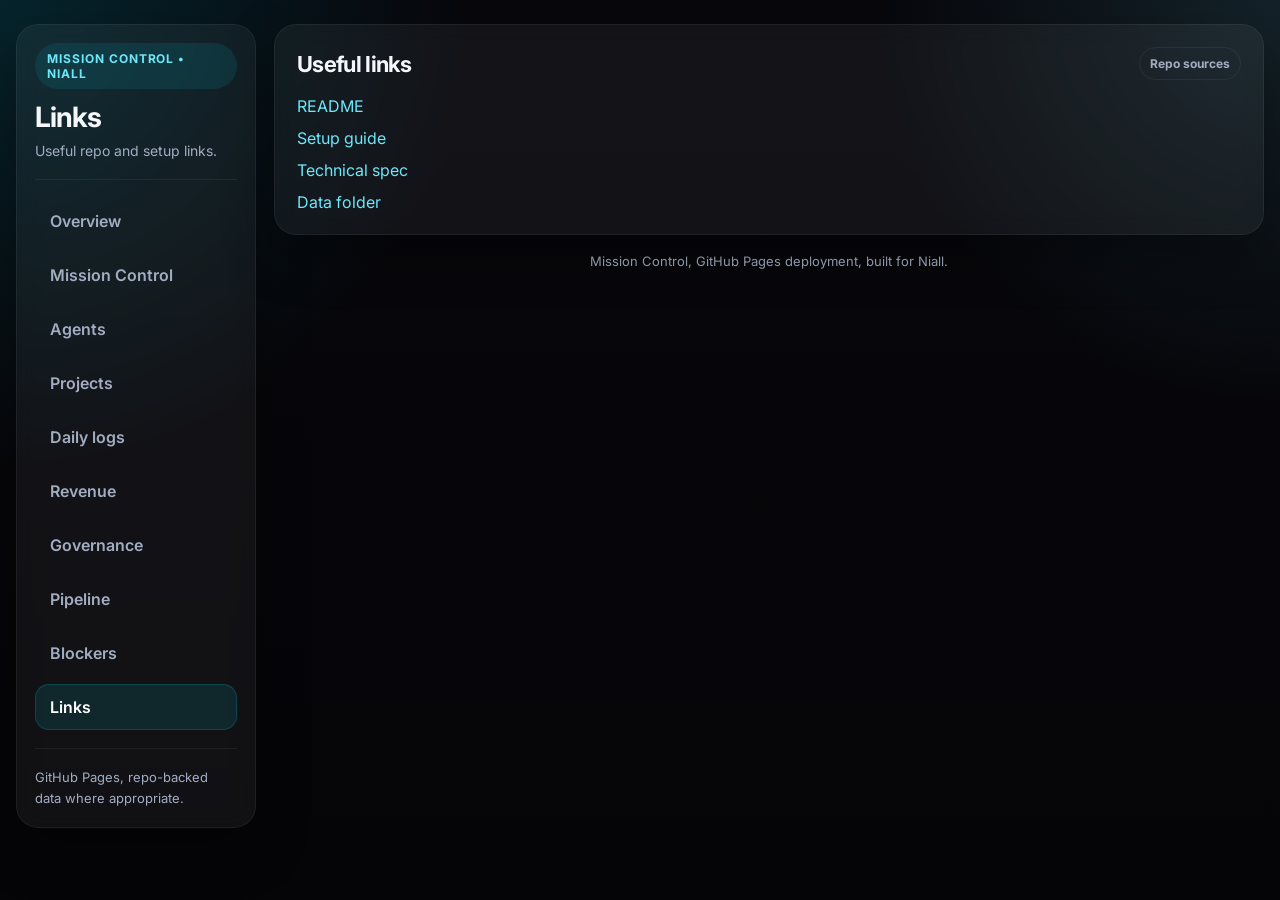
<file: links.html>
<!DOCTYPE html><html lang="en"><head><meta charset="UTF-8"/><meta name="viewport" content="width=device-width, initial-scale=1.0"/><title>Links</title><link rel="preconnect" href="https://fonts.googleapis.com"><link rel="preconnect" href="https://fonts.gstatic.com" crossorigin><link href="https://fonts.googleapis.com/css2?family=Inter:wght@400;500;600;700;800&display=swap" rel="stylesheet"><link rel="stylesheet" href="assets/app.css"></head><body><div id="app"></div><script src="assets/app.js"></script><script>document.getElementById('app').innerHTML = MissionControl.shell({active:'links.html',title:'Links',subtitle:'Useful repo and setup links.'}, `<section class="card"><div class="section-title"><h2>Useful links</h2><span class="pill">Repo sources</span></div><div class="links"><a href="https://github.com/Broggie1/Dashboard/blob/main/README.md" target="_blank" rel="noreferrer">README</a><a href="https://github.com/Broggie1/Dashboard/blob/main/SETUP.md" target="_blank" rel="noreferrer">Setup guide</a><a href="https://github.com/Broggie1/Dashboard/blob/main/SPEC.md" target="_blank" rel="noreferrer">Technical spec</a><a href="https://github.com/Broggie1/Dashboard/tree/main/data" target="_blank" rel="noreferrer">Data folder</a></div></section>`);</script></body></html>
</file>
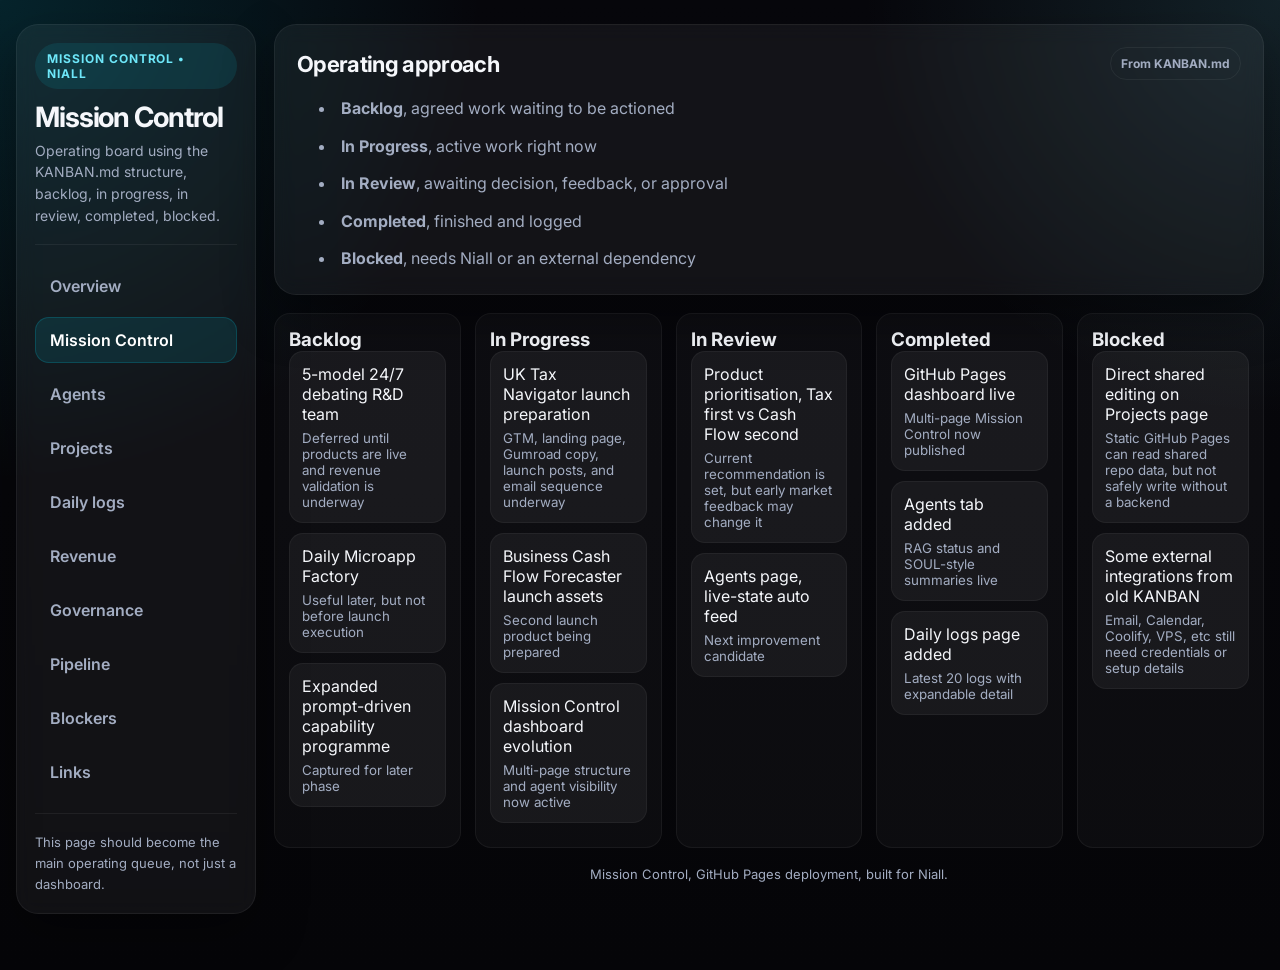
<file: mission-control.html>
<!DOCTYPE html><html lang="en"><head><meta charset="UTF-8"/><meta name="viewport" content="width=device-width, initial-scale=1.0"/><title>Mission Control</title><link rel="preconnect" href="https://fonts.googleapis.com"><link rel="preconnect" href="https://fonts.gstatic.com" crossorigin><link href="https://fonts.googleapis.com/css2?family=Inter:wght@400;500;600;700;800&display=swap" rel="stylesheet"><link rel="stylesheet" href="assets/app.css"></head><body><div id="app"></div><script src="assets/app.js"></script><script>document.getElementById('app').innerHTML = MissionControl.shell({active:'mission-control.html',title:'Mission Control',subtitle:'Operating board using the KANBAN.md structure, backlog, in progress, in review, completed, blocked.',foot:'This page should become the main operating queue, not just a dashboard.'}, `<section class="page-stack"><section class="card"><div class="section-title"><h2>Operating approach</h2><span class="pill">From KANBAN.md</span></div><div class="list"><li><strong>Backlog</strong>, agreed work waiting to be actioned</li><li><strong>In Progress</strong>, active work right now</li><li><strong>In Review</strong>, awaiting decision, feedback, or approval</li><li><strong>Completed</strong>, finished and logged</li><li><strong>Blocked</strong>, needs Niall or an external dependency</li></div></section><section class="kanban"><div class="col"><h3>Backlog</h3><div class="item">5-model 24/7 debating R&D team<small>Deferred until products are live and revenue validation is underway</small></div><div class="item">Daily Microapp Factory<small>Useful later, but not before launch execution</small></div><div class="item">Expanded prompt-driven capability programme<small>Captured for later phase</small></div></div><div class="col"><h3>In Progress</h3><div class="item">UK Tax Navigator launch preparation<small>GTM, landing page, Gumroad copy, launch posts, and email sequence underway</small></div><div class="item">Business Cash Flow Forecaster launch assets<small>Second launch product being prepared</small></div><div class="item">Mission Control dashboard evolution<small>Multi-page structure and agent visibility now active</small></div></div><div class="col"><h3>In Review</h3><div class="item">Product prioritisation, Tax first vs Cash Flow second<small>Current recommendation is set, but early market feedback may change it</small></div><div class="item">Agents page, live-state auto feed<small>Next improvement candidate</small></div></div><div class="col"><h3>Completed</h3><div class="item">GitHub Pages dashboard live<small>Multi-page Mission Control now published</small></div><div class="item">Agents tab added<small>RAG status and SOUL-style summaries live</small></div><div class="item">Daily logs page added<small>Latest 20 logs with expandable detail</small></div></div><div class="col"><h3>Blocked</h3><div class="item">Direct shared editing on Projects page<small>Static GitHub Pages can read shared repo data, but not safely write without a backend</small></div><div class="item">Some external integrations from old KANBAN<small>Email, Calendar, Coolify, VPS, etc still need credentials or setup details</small></div></div></section></section>`);</script></body></html>
</file>
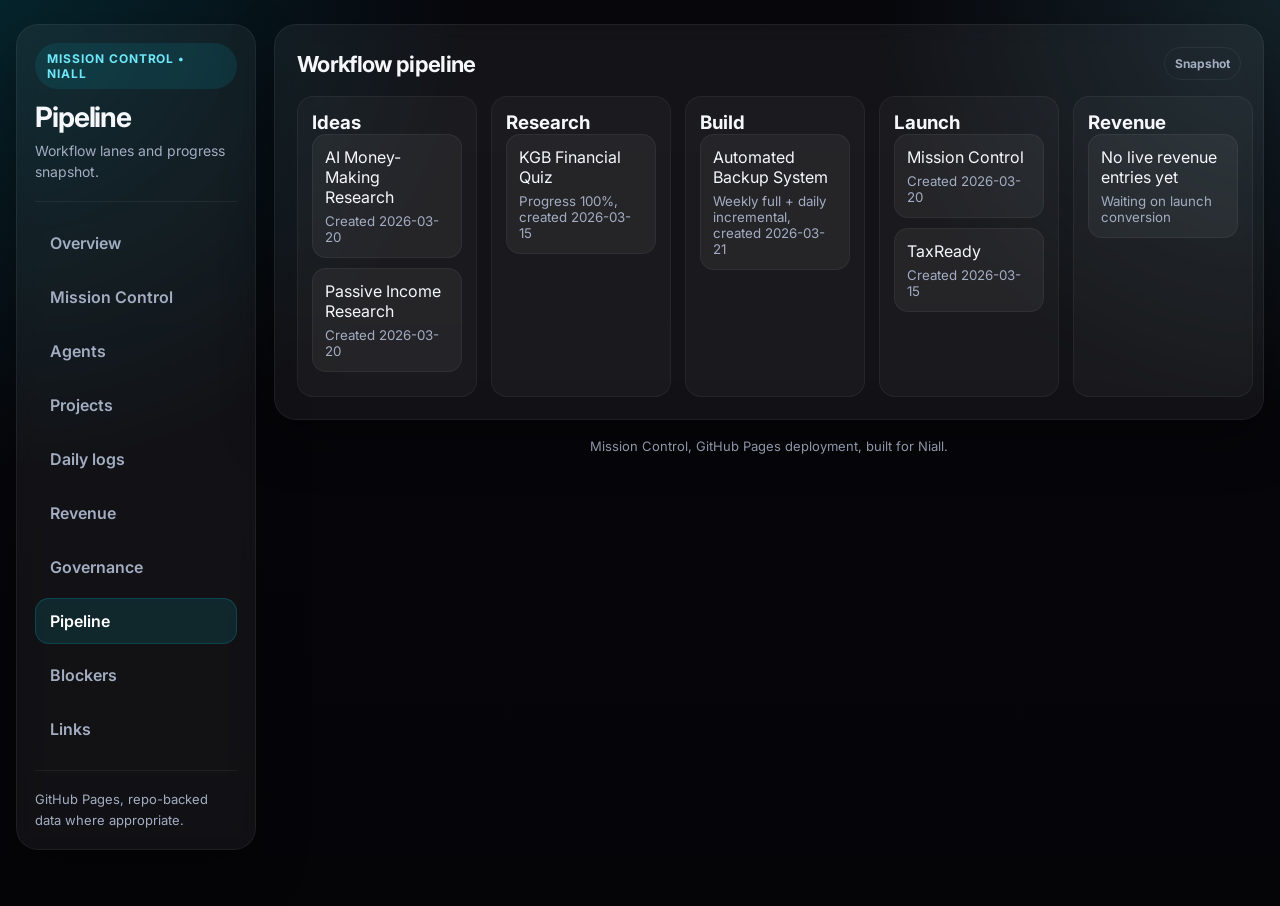
<file: pipeline.html>
<!DOCTYPE html><html lang="en"><head><meta charset="UTF-8"/><meta name="viewport" content="width=device-width, initial-scale=1.0"/><title>Pipeline</title><link rel="preconnect" href="https://fonts.googleapis.com"><link rel="preconnect" href="https://fonts.gstatic.com" crossorigin><link href="https://fonts.googleapis.com/css2?family=Inter:wght@400;500;600;700;800&display=swap" rel="stylesheet"><link rel="stylesheet" href="assets/app.css"></head><body><div id="app"></div><script src="assets/app.js"></script><script>document.getElementById('app').innerHTML = MissionControl.shell({active:'pipeline.html',title:'Pipeline',subtitle:'Workflow lanes and progress snapshot.'}, `<section class="card"><div class="section-title"><h2>Workflow pipeline</h2><span class="pill">Snapshot</span></div><div class="kanban"><div class="col"><h3>Ideas</h3><div class="item">AI Money-Making Research<small>Created 2026-03-20</small></div><div class="item">Passive Income Research<small>Created 2026-03-20</small></div></div><div class="col"><h3>Research</h3><div class="item">KGB Financial Quiz<small>Progress 100%, created 2026-03-15</small></div></div><div class="col"><h3>Build</h3><div class="item">Automated Backup System<small>Weekly full + daily incremental, created 2026-03-21</small></div></div><div class="col"><h3>Launch</h3><div class="item">Mission Control<small>Created 2026-03-20</small></div><div class="item">TaxReady<small>Created 2026-03-15</small></div></div><div class="col"><h3>Revenue</h3><div class="item">No live revenue entries yet<small>Waiting on launch conversion</small></div></div></div></section>`);</script></body></html>
</file>
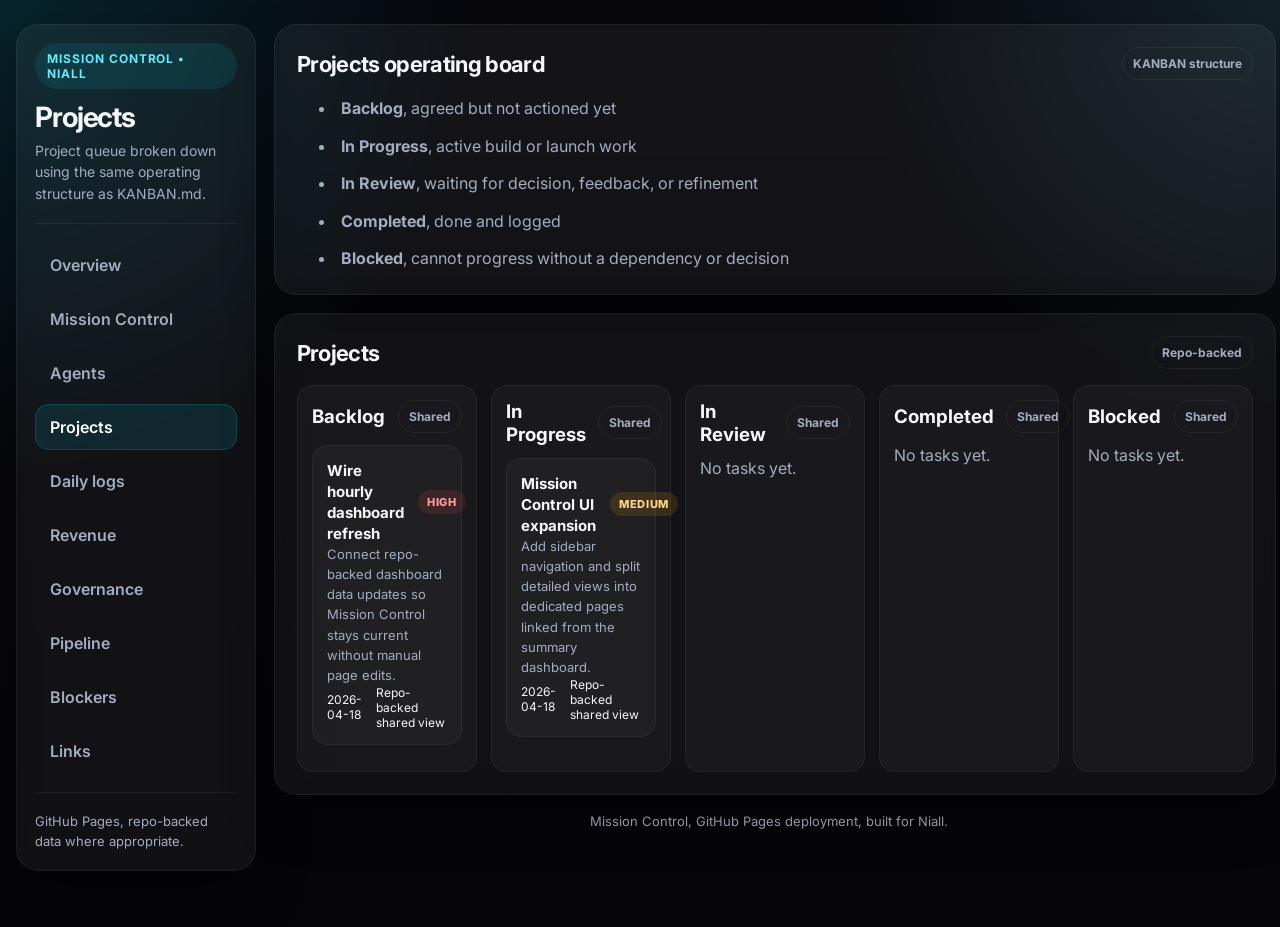
<file: projects.html>
<!DOCTYPE html><html lang="en"><head><meta charset="UTF-8"/><meta name="viewport" content="width=device-width, initial-scale=1.0"/><title>Projects</title><link rel="preconnect" href="https://fonts.googleapis.com"><link rel="preconnect" href="https://fonts.gstatic.com" crossorigin><link href="https://fonts.googleapis.com/css2?family=Inter:wght@400;500;600;700;800&display=swap" rel="stylesheet"><link rel="stylesheet" href="assets/app.css"></head><body><div id="app"></div><script src="assets/app.js"></script><script>(async()=>{const data=await MissionControl.loadJson('./data/projects.json',{backlog:[],inProgress:[],inReview:[],completed:[],blocked:[]}); const renderCol=(title,key,badge='Shared')=>`<div class="col"><div class="section-title" style="margin-bottom:12px;"><h3>${title}</h3><span class="pill">${badge}</span></div><div class="project-list">${(data[key]||[]).map(t=>`<article class="project-card"><div class="project-top"><div class="project-title">${MissionControl.esc(t.title)}</div><span class="priority-badge priority-${MissionControl.esc(t.priority)}">${MissionControl.esc(t.priority)}</span></div><div class="project-preview">${MissionControl.esc(t.description)}</div><div class="project-meta"><span>${MissionControl.esc(t.created||'')}</span><span>Repo-backed shared view</span></div></article>`).join('') || '<div class="muted">No tasks yet.</div>'}</div></div>`; document.getElementById('app').innerHTML = MissionControl.shell({active:'projects.html',title:'Projects',subtitle:'Project queue broken down using the same operating structure as KANBAN.md.'}, `<section class="page-stack"><section class="card"><div class="section-title"><h2>Projects operating board</h2><span class="pill">KANBAN structure</span></div><div class="list"><li><strong>Backlog</strong>, agreed but not actioned yet</li><li><strong>In Progress</strong>, active build or launch work</li><li><strong>In Review</strong>, waiting for decision, feedback, or refinement</li><li><strong>Completed</strong>, done and logged</li><li><strong>Blocked</strong>, cannot progress without a dependency or decision</li></div></section><section class="card"><div class="section-title"><h2>Projects</h2><span class="pill">Repo-backed</span></div><div class="kanban">${renderCol('Backlog','backlog')}${renderCol('In Progress','inProgress')}${renderCol('In Review','inReview')}${renderCol('Completed','completed')}${renderCol('Blocked','blocked')}</div></section></section>`);})();</script></body></html>
</file>
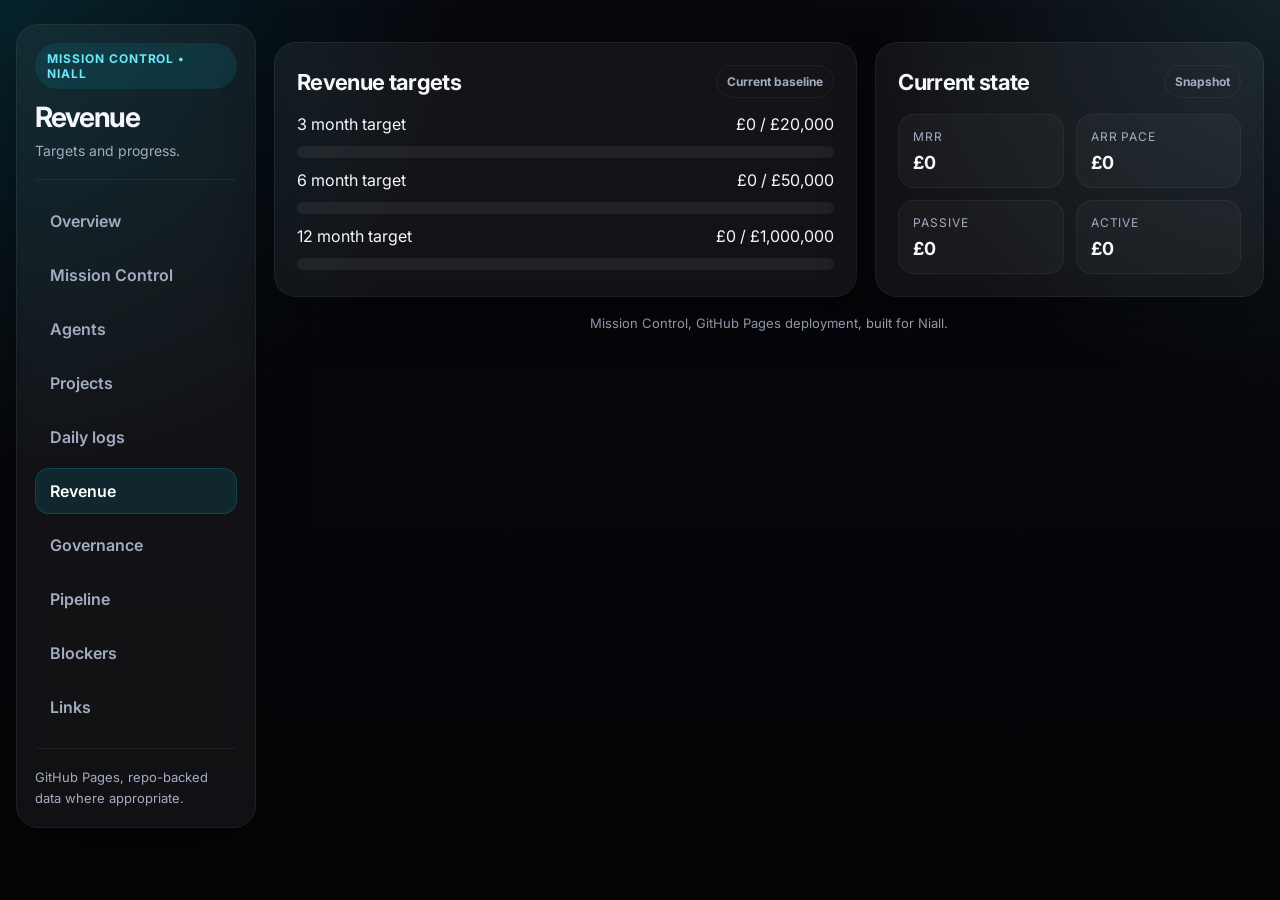
<file: revenue.html>
<!DOCTYPE html><html lang="en"><head><meta charset="UTF-8"/><meta name="viewport" content="width=device-width, initial-scale=1.0"/><title>Revenue</title><link rel="preconnect" href="https://fonts.googleapis.com"><link rel="preconnect" href="https://fonts.gstatic.com" crossorigin><link href="https://fonts.googleapis.com/css2?family=Inter:wght@400;500;600;700;800&display=swap" rel="stylesheet"><link rel="stylesheet" href="assets/app.css"></head><body><div id="app"></div><script src="assets/app.js"></script><script>document.getElementById('app').innerHTML = MissionControl.shell({active:'revenue.html',title:'Revenue',subtitle:'Targets and progress.'}, `<section class="grid two-col"><div class="card"><div class="section-title"><h2>Revenue targets</h2><span class="pill">Current baseline</span></div><div class="progress-block"><div class="progress-row"><div class="progress-head"><span>3 month target</span><span>£0 / £20,000</span></div><div class="bar"><span style="width:0%"></span></div></div><div class="progress-row"><div class="progress-head"><span>6 month target</span><span>£0 / £50,000</span></div><div class="bar"><span style="width:0%"></span></div></div><div class="progress-row"><div class="progress-head"><span>12 month target</span><span>£0 / £1,000,000</span></div><div class="bar"><span style="width:0%"></span></div></div></div></div><div class="card"><div class="section-title"><h2>Current state</h2><span class="pill">Snapshot</span></div><div class="kpi-grid"><div class="kpi"><div class="label">MRR</div><div class="value">£0</div></div><div class="kpi"><div class="label">ARR pace</div><div class="value">£0</div></div><div class="kpi"><div class="label">Passive</div><div class="value">£0</div></div><div class="kpi"><div class="label">Active</div><div class="value">£0</div></div></div></div></section>`);</script></body></html>
</file>
<file: assets/app.css>
:root {
  --bg: #050508;
  --panel: rgba(255,255,255,0.05);
  --border: rgba(255,255,255,0.06);
  --text: #f5f7fb;
  --muted: #a3adc2;
  --accent: #00bcd4;
  --accent-2: #6ee7f9;
  --good: #22c55e;
  --warn: #f59e0b;
  --bad: #ef4444;
  --shadow: 0 20px 50px rgba(0,0,0,0.35);
  --radius: 22px;
  --sidebar-width: 240px;
}
* { box-sizing: border-box; }
html { scroll-behavior: smooth; }
body {
  margin: 0;
  min-height: 100vh;
  font-family: Inter, system-ui, sans-serif;
  color: var(--text);
  background:
    radial-gradient(circle at top left, rgba(0,188,212,0.16), transparent 30%),
    radial-gradient(circle at top right, rgba(110,231,249,0.12), transparent 26%),
    linear-gradient(180deg, #07070c 0%, var(--bg) 100%);
}
.layout {
  width: min(1440px, calc(100% - 32px));
  margin: 0 auto;
  padding: 24px 0 56px;
  display: grid;
  grid-template-columns: var(--sidebar-width) minmax(0, 1fr);
  gap: 18px;
  align-items: start;
}
.sidebar, .hero, .card {
  background: var(--panel);
  border: 1px solid var(--border);
  backdrop-filter: blur(10px);
  -webkit-backdrop-filter: blur(10px);
  box-shadow: var(--shadow);
  border-radius: var(--radius);
}
.sidebar { position: sticky; top: 18px; padding: 18px; }
.brand { padding-bottom: 18px; border-bottom: 1px solid rgba(255,255,255,0.06); margin-bottom: 18px; }
.eyebrow { display: inline-flex; gap: 8px; align-items: center; padding: 8px 12px; border-radius: 999px; background: rgba(0,188,212,0.12); color: var(--accent-2); font-size: 12px; font-weight: 700; letter-spacing: 0.08em; text-transform: uppercase; }
.brand h1, .hero h1 { letter-spacing: -0.04em; margin: 14px 0 8px; }
.brand h1 { font-size: 28px; line-height: 1.02; }
.brand p, .sub, .muted { color: var(--muted); }
.brand p { font-size: 14px; line-height: 1.55; margin: 0; }
.nav { display: grid; gap: 8px; }
.nav a { display: block; padding: 12px 14px; border-radius: 14px; color: var(--muted); text-decoration: none; border: 1px solid transparent; transition: 0.2s ease; font-weight: 600; }
.nav a:hover, .nav a.active { color: white; border-color: rgba(0,188,212,0.22); background: rgba(0,188,212,0.12); }
.sidebar-foot { margin-top: 18px; padding-top: 18px; border-top: 1px solid rgba(255,255,255,0.06); color: var(--muted); font-size: 13px; line-height: 1.6; }
.page-stack { display:grid; gap:18px; }
.wrap { min-width: 0; }
.hero { padding: 28px; display: grid; grid-template-columns: 1.5fr 1fr; gap: 20px; align-items: end; }
h1,h2,h3,p { margin: 0; }
.hero h1 { font-size: clamp(34px, 6vw, 64px); line-height: 0.96; margin-top: 14px; }
.sub { margin-top: 14px; max-width: 720px; line-height: 1.6; font-size: 15px; }
.hero-side, .grid, .links, .list, .progress-block, .progress-row, .log-list { display: grid; gap: 12px; }
.grid { gap: 18px; margin-top: 18px; }
.metrics { grid-template-columns: repeat(4, minmax(0, 1fr)); }
.two-col { grid-template-columns: 1.2fr 0.8fr; }
.card { padding: 22px; }
.label { color: var(--muted); font-size: 12px; text-transform: uppercase; letter-spacing: 0.08em; margin-bottom: 8px; }
.mini { padding: 16px 18px; border-radius: 18px; background: rgba(255,255,255,0.04); border: 1px solid rgba(255,255,255,0.05); }
.mini .value, .kpi .value { font-size: 18px; font-weight: 700; }
.metric-value { font-size: 34px; font-weight: 800; letter-spacing: -0.04em; margin-top: 8px; }
.metric-foot { color: var(--muted); margin-top: 10px; font-size: 14px; }
.section-title { display: flex; justify-content: space-between; align-items: center; gap: 12px; margin-bottom: 16px; }
.section-title h2 { font-size: 22px; letter-spacing: -0.03em; }
.pill, .tab-btn { padding: 8px 10px; border-radius: 999px; font-size: 12px; font-weight: 700; border: 1px solid var(--border); color: var(--muted); }
.status-good { color: #9ff3b8; background: rgba(34,197,94,0.1); }
.status-warn { color: #ffd58a; background: rgba(245,158,11,0.1); }
.status-bad { color: #ff9c9c; background: rgba(239,68,68,0.1); }
.kpi-grid { display: grid; grid-template-columns: repeat(2, minmax(0, 1fr)); gap: 12px; margin-top: 12px; }
.kpi, .col, .project-card, .log-item { padding: 14px; border-radius: 16px; background: rgba(255,255,255,0.03); border: 1px solid rgba(255,255,255,0.05); }
.kanban { display: grid; grid-template-columns: repeat(5, minmax(180px, 1fr)); gap: 14px; }
.projects-board-3 { grid-template-columns: repeat(3, minmax(220px, 1fr)); }
.item { padding: 12px; border-radius: 14px; background: rgba(255,255,255,0.05); border: 1px solid rgba(255,255,255,0.05); margin-bottom: 10px; }
.item small { color: var(--muted); display: block; margin-top: 6px; }
.actions li, .list li { color: var(--muted); line-height: 1.6; margin-left: 18px; padding-left: 4px; }
a { color: var(--accent-2); text-decoration: none; }
a:hover { color: white; }
.progress-head, .project-top, .project-meta, .log-summary { display: flex; justify-content: space-between; gap: 14px; align-items: center; }
.bar { height: 12px; background: rgba(255,255,255,0.06); border-radius: 999px; overflow: hidden; }
.bar > span { display: block; height: 100%; background: linear-gradient(90deg, var(--accent), var(--accent-2)); }
.project-list { min-height: 120px; }
.project-card { margin-bottom: 12px; }
.project-title { font-size: 15px; font-weight: 700; line-height: 1.4; }
.project-preview, .log-preview { color: var(--muted); font-size: 13px; line-height: 1.55; }
.project-meta, .log-date { font-size: 12px; }
.log-item { overflow: hidden; padding: 0; }
.agent-grid { display:grid; grid-template-columns: repeat(2, minmax(0,1fr)); gap:16px; }
.agent-card { padding:18px; border-radius:18px; background: linear-gradient(180deg, rgba(255,255,255,0.05), rgba(255,255,255,0.03)); border:1px solid rgba(255,255,255,0.06); }
.agent-head { display:flex; justify-content:space-between; align-items:flex-start; gap:12px; margin-bottom:10px; }
.agent-name { font-size:18px; font-weight:700; }
.agent-status-line { display:flex; align-items:center; color: var(--muted); font-size:13px; margin-top:6px; }
.agent-task { color: var(--muted); font-size:14px; line-height:1.6; margin:10px 0 14px; min-height: 44px; }
.agent-meta { display:grid; grid-template-columns: repeat(2,minmax(0,1fr)); gap:10px; }
.agent-summary-grid { display:grid; grid-template-columns: repeat(4, minmax(0,1fr)); gap:14px; }
.agent-summary-card { padding:16px; border-radius:16px; background: rgba(255,255,255,0.04); border:1px solid rgba(255,255,255,0.05); }
.agent-summary-value { font-size:28px; font-weight:800; letter-spacing:-0.04em; display:flex; align-items:center; gap:8px; }
.status-dot { width:10px; height:10px; border-radius:999px; display:inline-block; margin-right:8px; flex: 0 0 auto; }
.dot-red { background: var(--bad); box-shadow: 0 0 12px rgba(239,68,68,0.5); }
.dot-amber { background: var(--warn); box-shadow: 0 0 12px rgba(245,158,11,0.5); }
.dot-green { background: var(--good); box-shadow: 0 0 12px rgba(34,197,94,0.5); }
.activity-list { display:grid; gap:12px; }
.activity-item { padding:14px 16px; border-radius:16px; background: rgba(255,255,255,0.04); border:1px solid rgba(255,255,255,0.05); }
.activity-time { color: var(--muted); font-size:12px; margin-bottom:6px; }
.activity-title { font-size:15px; font-weight:700; margin-bottom:6px; }
.log-summary { list-style: none; cursor: pointer; padding: 14px 16px; align-items: start; }
.log-summary::-webkit-details-marker { display:none; }
.log-date { font-weight: 700; font-size: 14px; margin-bottom: 4px; }
.log-content { margin: 0; padding: 0 16px 16px; color: #d7deee; white-space: pre-wrap; font-size: 13px; line-height: 1.6; font-family: ui-monospace, SFMono-Regular, Menlo, monospace; border-top: 1px solid rgba(255,255,255,0.06); background: rgba(255,255,255,0.02); }
.priority-badge { display: inline-flex; align-items: center; padding: 5px 9px; border-radius: 999px; font-size: 11px; font-weight: 800; text-transform: uppercase; letter-spacing: 0.06em; }
.priority-high { background: rgba(239,68,68,0.14); color: #ff9c9c; }
.priority-medium { background: rgba(245,158,11,0.14); color: #ffd58a; }
.priority-low { background: rgba(34,197,94,0.14); color: #9ff3b8; }
.footer { color: var(--muted); text-align: center; font-size: 13px; margin-top: 18px; }
@media (max-width: 1100px) { .layout,.hero,.metrics,.two-col,.kanban,.projects-board-3,.agent-grid,.agent-meta,.agent-summary-grid { grid-template-columns: 1fr; } .sidebar { position: static; } }
</file>
